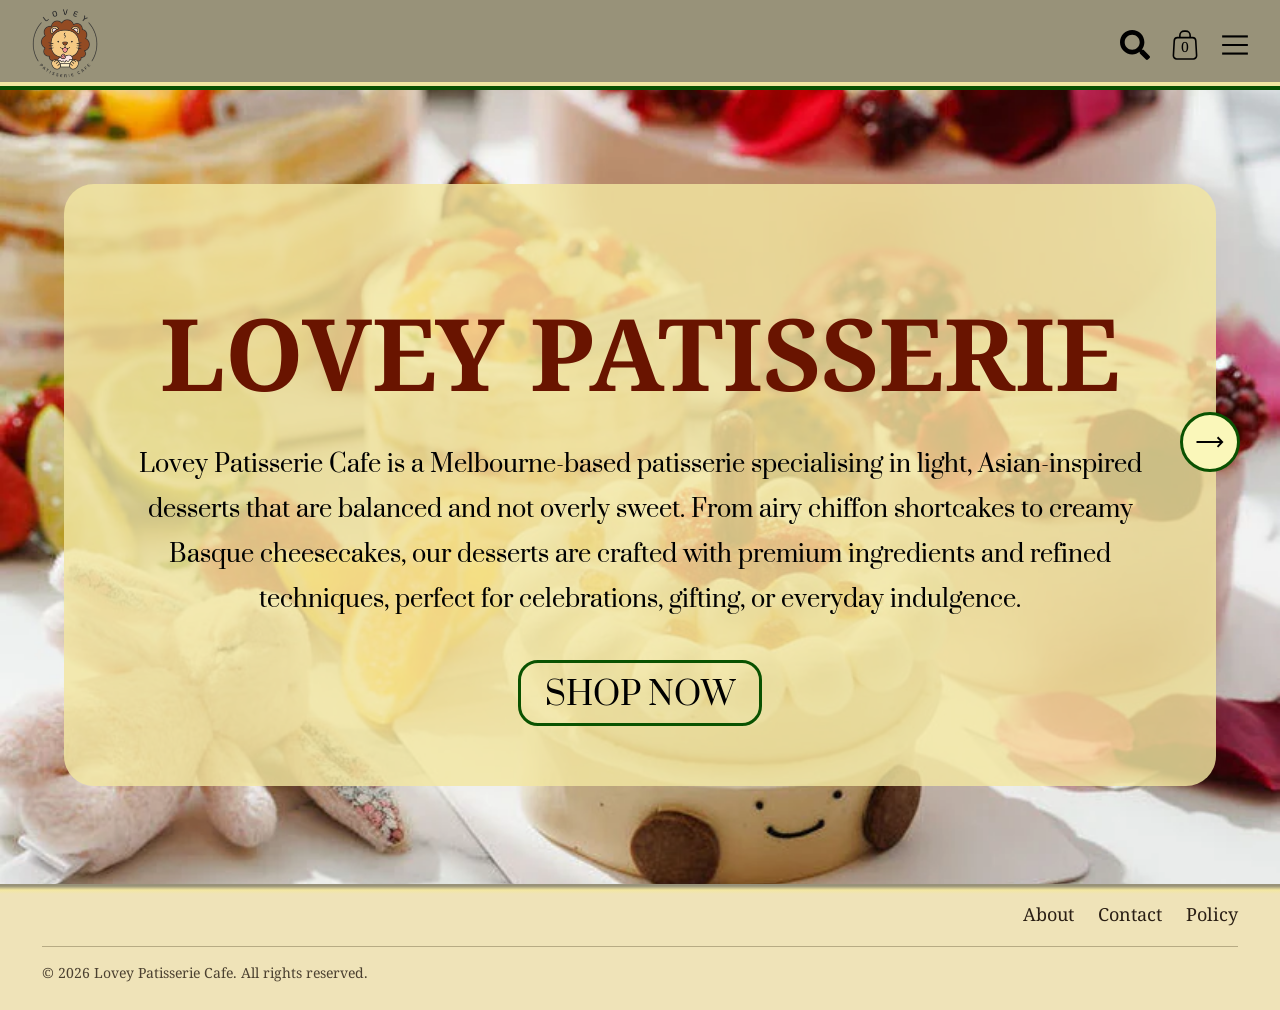
<file: index.html>
<!DOCTYPE html>
<html lang="en">
<head>
    <meta charset="UTF-8">
    <meta name="viewport" content="width=device-width, initial-scale=1.0">  
    <title>My-First-Website</title>
    <link rel="stylesheet" href="style.css">
    <link href="https://fonts.googleapis.com/css2?family=Noto+Serif&family=Suranna&display=swap" rel="stylesheet">
    <script src="script.js" defer></script>
</head>
<body>
    <header class="navbar">
        <nav class="logo">
          <a href="index.html" aria-label="Go to homepage">
            <img src="img/Lovey_Logo_Colour_RGB_2_2.avif" alt="logo">
          </a>
        </nav>
      
        <nav class="icons">
          <button id="search-icon" class="search-btn" type="button" aria-label="Open search">
            <img src="icon/symbol--search.svg" alt="Search">
          </button>
        
          <div id="search-panel" class="search-panel" aria-hidden="true">
            <div class="search-top">
                <input id="search-input" type="text" placeholder="Search" class="search-input" aria-label="Search">

                <button id="search-submit" class="panel-icon-btn" type="button" aria-label="Search products">
                    <img src="icon/symbol--search.svg" alt="">
                </button>

                <button id="close-search" class="close-btn panel-icon-btn" type="button" aria-label="Close search">
                    <img src="icon/icon--close.svg" alt="">
                </button>
            </div>

            <div id="search-results" class="search-results" hidden>
                <div class="search-results__section">
                    <h2>Suggestions</h2>
                    <div id="suggestions-list" class="suggestions-list"></div>
                </div>

                <div class="search-results__section">
                    <h2>Products</h2>

                    <article class="product-card">
                        <a class="product-card__image-link" href="product-pandan.html" aria-label="View Coconut Pandan Basque Cheesecake product page">
                            <img src="img/pandan cc.webp" alt="Coconut Pandan Basque Cheesecake">
                        </a>
                        <div class="product-card__content">
                            <h3>Coconut Pandan Basque Cheesecake</h3>
                            <p>$14.90 AUD - $119.90 AUD</p>
                            <button type="button">Add to cart</button>
                        </div>
                    </article>

                    <article class="product-card">
                        <a class="product-card__image-link" href="product-matcha.html" aria-label="View Premium Matcha Raspberry Basque Cheesecake product page">
                            <img src="img/straw matcha cc.webp" alt="Premium Matcha Raspberry Basque Cheesecake">
                        </a>
                        <div class="product-card__content">
                            <h3>Premium Matcha Raspberry Basque Cheesecake</h3>
                            <p>$16.90 AUD - $149.90 AUD</p>
                            <button type="button">Add to cart</button>
                        </div>
                    </article>
                </div>
            </div>
          </div>
          <button class="cart-btn" type="button" aria-label="Open cart">
              <img src="icon/symbol--cart.svg" alt="Cart">
              <span class="cart-count" aria-hidden="true">0</span>
          </button>
      
          <button type="button" aria-label="Open menu">
              <img src="icon/symbol--burger.svg" alt="Menu">
          </button>
      </nav>
    </header>
    <div class="homepage">
        <nav class="overlay-box">
          <h1>LOVEY PATISSERIE</h1>
          <p>
            Lovey Patisserie Cafe is a Melbourne-based patisserie specialising in light, Asian-inspired desserts that are balanced and not overly sweet. From airy chiffon shortcakes to creamy Basque cheesecakes, our desserts are crafted with premium ingredients and refined techniques, perfect for celebrations, gifting, or everyday indulgence.
          </p>
          <a class="overlay-box__shop-btn" href="results.html">SHOP NOW</a>
        </nav>

        <a class="next-page-btn" href="intro.html" aria-label="Go to intro page">
          <img src="icon/symbol--arrow-right.svg" alt="">
        </a>
    </div>

    <footer class="site-footer">
        <div class="site-footer__inner">
            <nav class="site-footer__nav" aria-label="Footer navigation">
                <a href="about.html">About</a>
                <a href="contact.html">Contact</a>
                <a href="policy.html">Policy</a>
            </nav>

            <p class="site-footer__copy">&copy; 2026 Lovey Patisserie Cafe. All rights reserved.</p>
        </div>
    </footer>
</body>
</html>
</file>
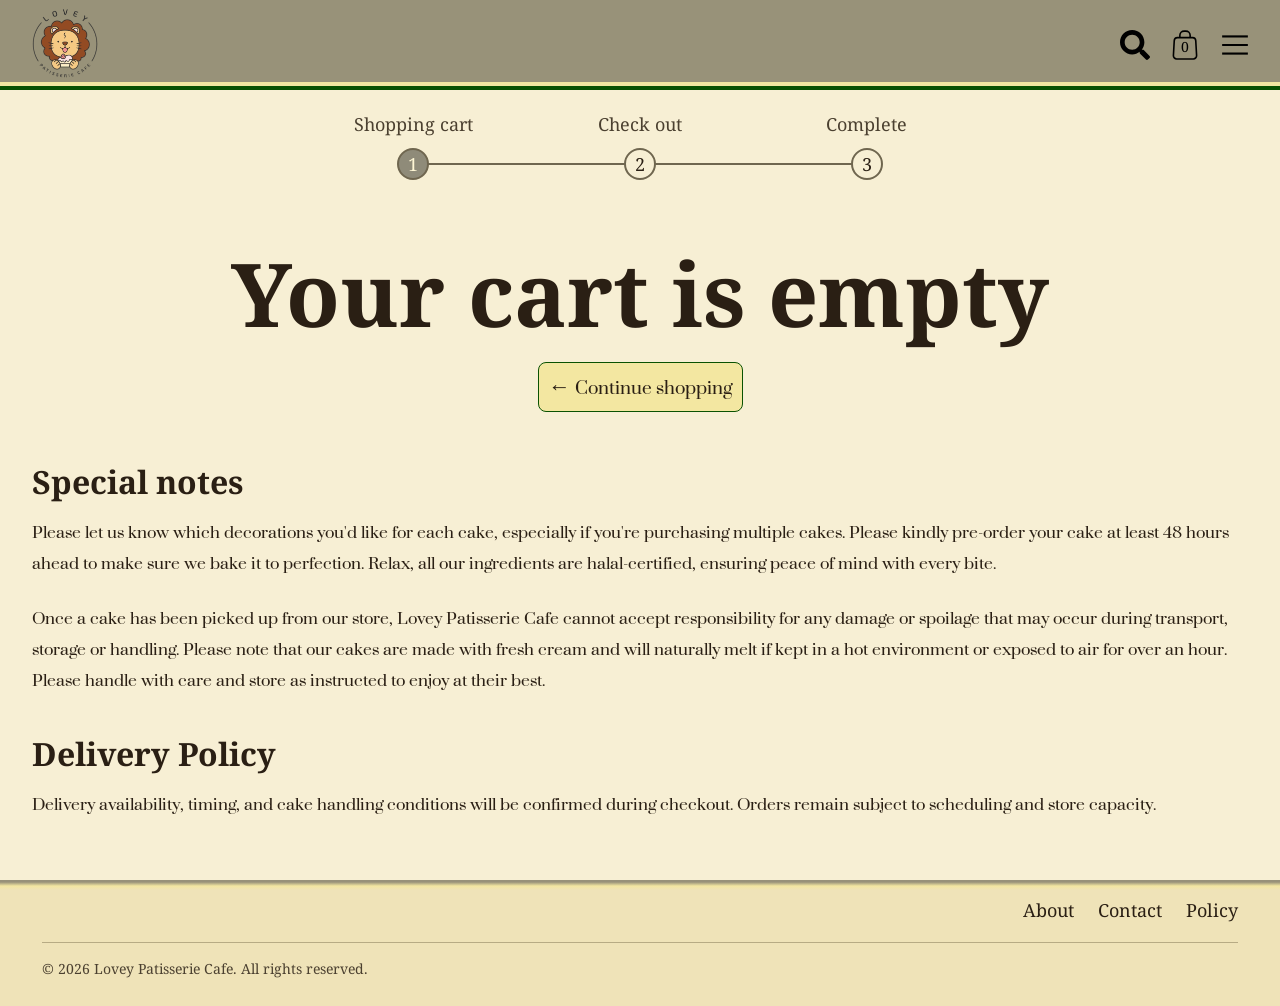
<file: checkout.html>
<!DOCTYPE html>
<html lang="en">
<head>
    <meta charset="UTF-8">
    <meta name="viewport" content="width=device-width, initial-scale=1.0">  
    <title>Checkout</title>
    <link rel="stylesheet" href="style.css">
    <link href="https://fonts.googleapis.com/css2?family=Noto+Serif&family=Suranna&display=swap" rel="stylesheet">
    <script src="script.js" defer></script>
</head>
<body class="inner-page">
    <header class="navbar">
        <nav class="logo">
            <a href="index.html" aria-label="Go to homepage">
              <img src="img/Lovey_Logo_Colour_RGB_2_2.avif" alt="logo">
            </a>
        </nav>
      
        <nav class="icons">
          <button id="search-icon" class="search-btn" type="button" aria-label="Open search">
            <img src="icon/symbol--search.svg" alt="Search">
          </button>
        
          <div id="search-panel" class="search-panel" aria-hidden="true">
            <div class="search-top">
                <input id="search-input" type="text" placeholder="Search" class="search-input" aria-label="Search">

                <button id="search-submit" class="panel-icon-btn" type="button" aria-label="Search products">
                    <img src="icon/symbol--search.svg" alt="">
                </button>

                <button id="close-search" class="close-btn panel-icon-btn" type="button" aria-label="Close search">
                    <img src="icon/icon--close.svg" alt="">
                </button>
            </div>

            <div id="search-results" class="search-results" hidden>
                <div class="search-results__section">
                    <h2>Suggestions</h2>
                    <div id="suggestions-list" class="suggestions-list"></div>
                </div>

                <div class="search-results__section">
                    <h2>Products</h2>

                    <article class="product-card">
                        <a class="product-card__image-link" href="product-pandan.html" aria-label="View Coconut Pandan Basque Cheesecake product page">
                            <img src="img/pandan cc.webp" alt="Coconut Pandan Basque Cheesecake">
                        </a>
                        <div class="product-card__content">
                            <h3>Coconut Pandan Basque Cheesecake</h3>
                            <p>$14.90 AUD - $119.90 AUD</p>
                            <button type="button">Add to cart</button>
                        </div>
                    </article>

                    <article class="product-card">
                        <a class="product-card__image-link" href="product-matcha.html" aria-label="View Premium Matcha Raspberry Basque Cheesecake product page">
                            <img src="img/straw matcha cc.webp" alt="Premium Matcha Raspberry Basque Cheesecake">
                        </a>
                        <div class="product-card__content">
                            <h3>Premium Matcha Raspberry Basque Cheesecake</h3>
                            <p>$16.90 AUD - $149.90 AUD</p>
                            <button type="button">Add to cart</button>
                        </div>
                    </article>
                </div>
            </div>
          </div>
          <button class="cart-btn" type="button" aria-label="Open cart">
              <img src="icon/symbol--cart.svg" alt="Cart">
              <span class="cart-count" aria-hidden="true">0</span>
          </button>
      
          <button type="button" aria-label="Open menu">
              <img src="icon/symbol--burger.svg" alt="Menu">
          </button>
      </nav>
    </header>
    <main class="inner-page__content checkout-page" data-checkout-page>
        <section class="checkout-page__main">
            <form class="checkout-page__form" action="complete.html" method="get">
                <nav class="cart-steps" aria-label="Checkout progress">
                    <ol class="cart-steps__labels">
                        <li>
                            <a href="shoppingcart.html">Shopping cart</a>
                        </li>
                        <li aria-current="step">
                            <a href="checkout.html">Check out</a>
                        </li>
                        <li>
                            <span>Complete</span>
                        </li>
                    </ol>

                    <div class="cart-steps__track" aria-hidden="true">
                        <span class="cart-steps__line"></span>
                        <span class="cart-steps__circle">1</span>
                        <span class="cart-steps__circle is-active">2</span>
                        <span class="cart-steps__circle">3</span>
                    </div>
                </nav>

                <div class="checkout-summary-drawer">
                    <button class="checkout-summary-toggle" type="button" data-checkout-summary-toggle aria-expanded="false" aria-controls="checkout-summary-panel">
                        <span class="checkout-summary-toggle__label">Order Summary</span>
                        <span class="checkout-summary-toggle__icon" aria-hidden="true"></span>
                        <strong class="checkout-summary-toggle__total" data-checkout-toggle-total>$0.00 AUD</strong>
                    </button>

                    <aside class="checkout-page__summary" id="checkout-summary-panel" data-checkout-summary-panel aria-labelledby="checkout-summary-title">
                        <h2 id="checkout-summary-title" class="checkout-page__summary-title">Order summary</h2>

                        <div class="checkout-summary__items" data-checkout-items></div>

                        <div class="checkout-summary__discount">
                            <label for="checkout-discount">Discount code</label>
                            <div class="checkout-summary__discount-controls">
                                <input id="checkout-discount" name="discount-code" type="text" placeholder="Discount code">
                                <button type="button">Apply</button>
                            </div>
                        </div>

                        <div class="checkout-summary__totals">
                            <div class="checkout-summary__row">
                                <span>Subtotal</span>
                                <strong data-checkout-subtotal>$0.00 AUD</strong>
                            </div>
                            <div class="checkout-summary__row">
                                <span>Shipping</span>
                                <span>Enter shipping address</span>
                            </div>
                            <div class="checkout-summary__row checkout-summary__row--total">
                                <span>Total</span>
                                <strong data-checkout-total>$0.00 AUD</strong>
                            </div>
                        </div>
                    </aside>
                </div>

                <div class="checkout-page__form-body">
                <section class="checkout-card checkout-card--express" aria-labelledby="checkout-express-title">
                    <h1 id="checkout-express-title">Express checkout</h1>
                    <div class="checkout-express">
                        <button class="checkout-express__button checkout-express__button--shop-pay" type="button" aria-label="Shop Pay">
                            <img src="icon/shop-logo.svg" alt="">
                        </button>
                        <button class="checkout-express__button checkout-express__button--paypal" type="button" aria-label="PayPal">
                            <img src="icon/paypal-logo.svg" alt="">
                        </button>
                        <button class="checkout-express__button checkout-express__button--google-pay" type="button" aria-label="Google Pay">
                            <img src="icon/gpay.svg" alt="">
                        </button>
                    </div>
                    <div class="checkout-express__divider" aria-hidden="true">
                        <span></span>
                        <strong>OR</strong>
                        <span></span>
                    </div>
                </section>

                <section class="checkout-card" aria-labelledby="checkout-contact-title">
                    <div class="checkout-card__header">
                        <h2 id="checkout-contact-title">Contact</h2>
                    </div>

                    <div class="checkout-field">
                        <div class="checkout-field__label-row">
                            <label for="checkout-email">Email</label>
                            <a class="checkout-card__action" href="#" aria-label="Sign in to your account">Sign in</a>
                        </div>
                        <input id="checkout-email" name="email" type="email" placeholder="Email" autocomplete="email">
                    </div>

                    <label class="checkout-checkbox">
                        <input type="checkbox" name="email-updates">
                        <span>Email me with news and offers</span>
                    </label>
                </section>

                <section class="checkout-card checkout-card--delivery" aria-labelledby="checkout-delivery-title">
                    <h2 id="checkout-delivery-title">Delivery</h2>

                    <fieldset class="checkout-method-toggle" aria-labelledby="checkout-delivery-title">
                        <label class="checkout-method-toggle__option">
                            <input type="radio" name="delivery-method" value="ship" checked>
                            <span>
                                <img src="icon/ld-truck-solid.svg" alt="">
                                Ship
                            </span>
                        </label>
                        <label class="checkout-method-toggle__option">
                            <input type="radio" name="delivery-method" value="pickup">
                            <span>
                                <img src="icon/ld-store-alt-solid.svg" alt="">
                                Pickup
                            </span>
                        </label>
                    </fieldset>

                    <div class="checkout-field">
                        <label for="checkout-country">Country/Region</label>
                        <select id="checkout-country" name="country" autocomplete="country-name">
                            <option value="Australia">Australia</option>
                        </select>
                    </div>

                    <div class="checkout-field-group">
                        <div class="checkout-field">
                            <label for="checkout-first-name">First name</label>
                            <input id="checkout-first-name" name="first-name" type="text" placeholder="First name" autocomplete="given-name">
                        </div>
                        <div class="checkout-field">
                            <label for="checkout-last-name">Last name</label>
                            <input id="checkout-last-name" name="last-name" type="text" placeholder="Last name" autocomplete="family-name">
                        </div>
                    </div>

                    <div class="checkout-field">
                        <label for="checkout-address">Address</label>
                        <input id="checkout-address" name="address" type="text" placeholder="Street address" autocomplete="address-line1">
                    </div>

                    <div class="checkout-field">
                        <label for="checkout-apartment">Apartment, suite, etc. (optional)</label>
                        <input id="checkout-apartment" name="apartment" type="text" placeholder="Apartment, suite, etc." autocomplete="address-line2">
                    </div>

                    <div class="checkout-field-group checkout-field-group--address-meta">
                        <div class="checkout-field">
                            <label for="checkout-suburb">Suburb</label>
                            <input id="checkout-suburb" name="suburb" type="text" placeholder="Suburb" autocomplete="address-level2">
                        </div>
                        <div class="checkout-field">
                            <label for="checkout-state">State</label>
                            <select id="checkout-state" name="state" autocomplete="address-level1">
                                <option value="">State</option>
                                <option value="NSW">NSW</option>
                                <option value="QLD">QLD</option>
                                <option value="SA">SA</option>
                                <option value="TAS">TAS</option>
                                <option value="VIC">VIC</option>
                                <option value="WA">WA</option>
                            </select>
                        </div>
                        <div class="checkout-field">
                            <label for="checkout-postcode">Postcode</label>
                            <input id="checkout-postcode" name="postcode" type="text" inputmode="numeric" placeholder="Postcode" autocomplete="postal-code">
                        </div>
                    </div>

                    <div class="checkout-field">
                        <label for="checkout-phone">Phone number</label>
                        <input id="checkout-phone" name="phone" type="tel" placeholder="Phone number" autocomplete="tel">
                    </div>
                </section>

                <section class="checkout-card" aria-labelledby="checkout-pickup-title">
                    <h2 id="checkout-pickup-title">Pickup method</h2>
                    <div class="checkout-option">
                        <div class="checkout-selection" aria-label="Selected pickup method">
                            <span class="checkout-selection__indicator" aria-hidden="true"></span>
                            <span>Pick up in store</span>
                        </div>
                        <p>Please bring your confirmation email when collecting your order.</p>
                    </div>
                </section>

                <section class="checkout-card checkout-card--payment" aria-labelledby="checkout-payment-title">
                    <h2 id="checkout-payment-title">Payment</h2>
                    <p>All transactions are secure and encrypted.</p>

                    <div class="checkout-option checkout-option--payment">
                        <div class="checkout-selection" aria-label="Selected payment method">
                            <span class="checkout-selection__indicator" aria-hidden="true"></span>
                            <span>Credit card</span>
                        </div>

                        <div class="checkout-field">
                            <label for="checkout-card-number">Card number</label>
                            <input id="checkout-card-number" name="card-number" type="text" inputmode="numeric" placeholder="Card number" autocomplete="cc-number">
                        </div>

                        <div class="checkout-field-group checkout-field-group--payment-details">
                            <div class="checkout-field">
                                <label for="checkout-card-name">Name on card</label>
                                <input id="checkout-card-name" name="card-name" type="text" placeholder="Name on card" autocomplete="cc-name">
                            </div>
                            <div class="checkout-field">
                                <label for="checkout-card-expiry">Expiry date</label>
                                <input id="checkout-card-expiry" name="card-expiry" type="text" placeholder="MM / YY" autocomplete="cc-exp">
                            </div>
                            <div class="checkout-field">
                                <label for="checkout-card-code">Security code</label>
                                <input id="checkout-card-code" name="card-code" type="text" inputmode="numeric" placeholder="CVV" autocomplete="cc-csc">
                            </div>
                        </div>
                    </div>
                </section>

                <button class="checkout-page__pay" type="submit">Pay now</button>
                </div>
                </div>
            </form>
        </section>
    </main>

    <footer class="site-footer">
        <div class="site-footer__inner">
            <nav class="site-footer__nav" aria-label="Footer navigation">
                <a href="about.html">About</a>
                <a href="contact.html">Contact</a>
                <a href="policy.html">Policy</a>
            </nav>

            <p class="site-footer__copy">&copy; 2026 Lovey Patisserie Cafe. All rights reserved.</p>
        </div>
    </footer>
    
    <template id="checkout-item-template">
        <article class="checkout-summary__item" data-checkout-item>
            <div class="checkout-summary__media">
                <img class="checkout-summary__image" src="" alt="" data-checkout-item-image>
                <span class="checkout-summary__badge" data-checkout-item-quantity>1</span>
            </div>
            <div class="checkout-summary__details">
                <h3 data-checkout-item-name></h3>
                <p data-checkout-item-size></p>
            </div>
            <strong data-checkout-item-price></strong>
        </article>
    </template>
</body>
</html>
</file>
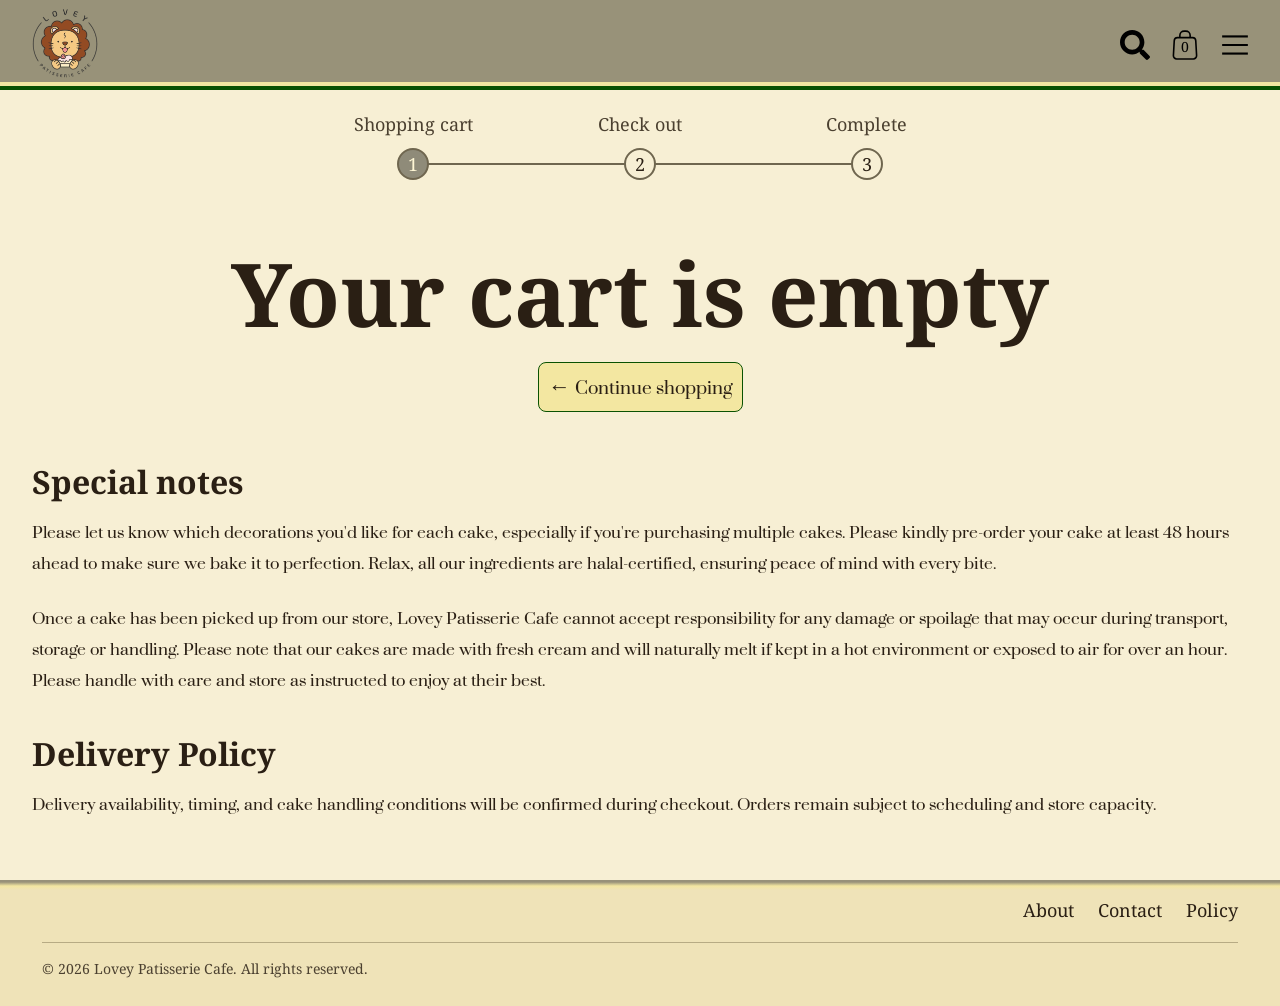
<file: complete.html>
<!DOCTYPE html>
<html lang="en">
<head>
    <meta charset="UTF-8">
    <meta name="viewport" content="width=device-width, initial-scale=1.0">
    <title>Order Complete</title>
    <link rel="stylesheet" href="style.css">
    <link href="https://fonts.googleapis.com/css2?family=Noto+Serif&family=Suranna&display=swap" rel="stylesheet">
    <script src="script.js" defer></script>
</head>
<body class="inner-page">
    <header class="navbar">
        <nav class="logo">
            <a href="index.html" aria-label="Go to homepage">
                <img src="img/Lovey_Logo_Colour_RGB_2_2.avif" alt="logo">
            </a>
        </nav>

        <nav class="icons">
            <button id="search-icon" class="search-btn" type="button" aria-label="Open search">
                <img src="icon/symbol--search.svg" alt="Search">
            </button>

            <div id="search-panel" class="search-panel" aria-hidden="true">
                <div class="search-top">
                    <input id="search-input" type="text" placeholder="Search" class="search-input" aria-label="Search">

                    <button id="search-submit" class="panel-icon-btn" type="button" aria-label="Search products">
                        <img src="icon/symbol--search.svg" alt="">
                    </button>

                    <button id="close-search" class="close-btn panel-icon-btn" type="button" aria-label="Close search">
                        <img src="icon/icon--close.svg" alt="">
                    </button>
                </div>

                <div id="search-results" class="search-results" hidden>
                    <div class="search-results__section">
                        <h2>Suggestions</h2>
                        <div id="suggestions-list" class="suggestions-list"></div>
                    </div>

                    <div class="search-results__section">
                        <h2>Products</h2>

                        <article class="product-card">
                            <a class="product-card__image-link" href="product-pandan.html" aria-label="View Coconut Pandan Basque Cheesecake product page">
                                <img src="img/pandan cc.webp" alt="Coconut Pandan Basque Cheesecake">
                            </a>
                            <div class="product-card__content">
                                <h3>Coconut Pandan Basque Cheesecake</h3>
                                <p>$14.90 AUD - $119.90 AUD</p>
                                <button type="button">Add to cart</button>
                            </div>
                        </article>

                        <article class="product-card">
                            <a class="product-card__image-link" href="product-matcha.html" aria-label="View Premium Matcha Raspberry Basque Cheesecake product page">
                                <img src="img/straw matcha cc.webp" alt="Premium Matcha Raspberry Basque Cheesecake">
                            </a>
                            <div class="product-card__content">
                                <h3>Premium Matcha Raspberry Basque Cheesecake</h3>
                                <p>$16.90 AUD - $149.90 AUD</p>
                                <button type="button">Add to cart</button>
                            </div>
                        </article>
                    </div>
                </div>
            </div>

            <button class="cart-btn" type="button" aria-label="Open cart">
                <img src="icon/symbol--cart.svg" alt="Cart">
                <span class="cart-count" aria-hidden="true">0</span>
            </button>

            <button type="button" aria-label="Open menu">
                <img src="icon/symbol--burger.svg" alt="Menu">
            </button>
        </nav>
    </header>

    <main class="inner-page__content complete-page" data-complete-page>
        <nav class="cart-steps" aria-label="Checkout progress">
            <ol class="cart-steps__labels">
                <li>
                    <a href="shoppingcart.html">Shopping cart</a>
                </li>
                <li>
                    <a href="checkout.html">Check out</a>
                </li>
                <li aria-current="step">
                    <a href="complete.html">Complete</a>
                </li>
            </ol>

            <div class="cart-steps__track" aria-hidden="true">
                <span class="cart-steps__line"></span>
                <span class="cart-steps__circle">1</span>
                <span class="cart-steps__circle">2</span>
                <span class="cart-steps__circle is-active">3</span>
            </div>
        </nav>

        <section class="complete-page__main">
            <section class="complete-page__hero" aria-labelledby="complete-title">
                <span class="complete-page__icon" aria-hidden="true">
                    <svg viewBox="0 0 12 9" xmlns="http://www.w3.org/2000/svg">
                        <path fill="currentColor" fill-rule="evenodd" clip-rule="evenodd" d="M11.35.643a.5.5 0 01.006.707l-6.77 6.886a.5.5 0 01-.719-.006L.638 4.845a.5.5 0 11.724-.69l2.872 3.011 6.41-6.517a.5.5 0 01.707-.006h-.001z"/>
                    </svg>
                </span>
                <h1 id="complete-title">Payment Successful</h1>
                <p class="complete-page__message">
                    Your order has been confirmed and is being prepared by our pastry chefs.
                    We’ll notify you once it’s ready for pickup.
                </p>

                <section class="complete-status" id="order-status-panel" aria-label="Order status">
                    <div class="complete-status__meta">
                        <div class="complete-status__meta-block">
                            <p>Order ID</p>
                            <strong>#LP-99283-X</strong>
                        </div>
                        <div class="complete-status__meta-block complete-status__meta-block--time">
                            <p>Estimated Prep Time</p>
                            <strong>25-30 Minutes</strong>
                        </div>
                    </div>

                    <div class="order-tracker" aria-label="Order progress">
                        <span class="order-tracker__line" aria-hidden="true"></span>
                        <span class="order-tracker__line order-tracker__line--progress" aria-hidden="true"></span>

                        <article class="order-tracker__step is-complete">
                            <span class="order-tracker__icon" aria-hidden="true">
                                <svg viewBox="0 0 12 9" xmlns="http://www.w3.org/2000/svg">
                                    <path fill="currentColor" fill-rule="evenodd" clip-rule="evenodd" d="M11.35.643a.5.5 0 01.006.707l-6.77 6.886a.5.5 0 01-.719-.006L.638 4.845a.5.5 0 11.724-.69l2.872 3.011 6.41-6.517a.5.5 0 01.707-.006h-.001z"/>
                                </svg>
                            </span>
                            <h2 class="order-tracker__label">Confirmed</h2>
                        </article>

                        <article class="order-tracker__step is-current">
                            <span class="order-tracker__icon" aria-hidden="true">
                                <svg viewBox="0 0 640 512" xmlns="http://www.w3.org/2000/svg">
                                    <path fill="currentColor" d="M320 384H128V224H64v256c0 17.7 14.3 32 32 32h256c17.7 0 32-14.3 32-32V224h-64v160zm314.6-241.8l-85.3-128c-6-8.9-16-14.2-26.7-14.2H117.4c-10.7 0-20.7 5.3-26.6 14.2l-85.3 128c-14.2 21.3 1 49.8 26.6 49.8H608c25.5 0 40.7-28.5 26.6-49.8zM512 496c0 8.8 7.2 16 16 16h32c8.8 0 16-7.2 16-16V224h-64v272z"/>
                                </svg>
                            </span>
                            <h2 class="order-tracker__label">Preparing</h2>
                        </article>

                        <article class="order-tracker__step">
                            <span class="order-tracker__icon" aria-hidden="true">
                                <svg viewBox="0 0 24 28" xmlns="http://www.w3.org/2000/svg">
                                    <path d="M7.20513 7.11364H4.96283C3.37199 7.11364 2.05776 8.35543 1.96765 9.94371L1.17984 23.8301C1.08221 25.551 2.45138 27 4.17502 27H19.825C21.5486 27 22.9178 25.551 22.8202 23.8301L22.0324 9.94371C21.9422 8.35542 20.628 7.11364 19.0372 7.11364H16.7949M7.20513 7.11364V5C7.20513 2.79086 8.99599 1 11.2051 1H12.7949C15.004 1 16.7949 2.79086 16.7949 5V7.11364M7.20513 7.11364H16.7949" fill="none" stroke="currentColor" stroke-width="1.5"/>
                                </svg>
                            </span>
                            <h2 class="order-tracker__label">Ready</h2>
                        </article>

                        <article class="order-tracker__step">
                            <span class="order-tracker__icon order-tracker__icon--double" aria-hidden="true">
                                <svg viewBox="0 0 12 9" xmlns="http://www.w3.org/2000/svg">
                                    <path fill="currentColor" fill-rule="evenodd" clip-rule="evenodd" d="M11.35.643a.5.5 0 01.006.707l-6.77 6.886a.5.5 0 01-.719-.006L.638 4.845a.5.5 0 11.724-.69l2.872 3.011 6.41-6.517a.5.5 0 01.707-.006h-.001z"/>
                                </svg>
                                <svg viewBox="0 0 12 9" xmlns="http://www.w3.org/2000/svg">
                                    <path fill="currentColor" fill-rule="evenodd" clip-rule="evenodd" d="M11.35.643a.5.5 0 01.006.707l-6.77 6.886a.5.5 0 01-.719-.006L.638 4.845a.5.5 0 11.724-.69l2.872 3.011 6.41-6.517a.5.5 0 01.707-.006h-.001z"/>
                                </svg>
                            </span>
                            <h2 class="order-tracker__label">Collected</h2>
                        </article>
                    </div>

                    <article class="order-status-mobile" aria-label="Preparing your order">
                        <div class="order-status-mobile__top">
                            <strong>STATUS: PREPARING</strong>
                            <span>EST. 20 MINS</span>
                        </div>

                        <div class="order-status-mobile__progress" aria-hidden="true">
                            <span></span>
                        </div>

                        <div class="order-status-mobile__body">
                            <span class="order-status-mobile__icon" aria-hidden="true">
                                <svg viewBox="0 0 640 512" xmlns="http://www.w3.org/2000/svg">
                                    <path fill="currentColor" d="M320 384H128V224H64v256c0 17.7 14.3 32 32 32h256c17.7 0 32-14.3 32-32V224h-64v160zm314.6-241.8l-85.3-128c-6-8.9-16-14.2-26.7-14.2H117.4c-10.7 0-20.7 5.3-26.6 14.2l-85.3 128c-14.2 21.3 1 49.8 26.6 49.8H608c25.5 0 40.7-28.5 26.6-49.8zM512 496c0 8.8 7.2 16 16 16h32c8.8 0 16-7.2 16-16V224h-64v272z"/>
                                </svg>
                            </span>

                            <div class="order-status-mobile__content">
                                <h2>Preparing your order</h2>
                                <p data-complete-mobile-message>
                                    Our pastry chefs are carefully packaging your treats.
                                </p>
                            </div>
                        </div>
                    </article>
                </section>
            </section>

            <aside class="complete-summary" aria-labelledby="complete-summary-title">
                <h2 id="complete-summary-title">Order Summary</h2>

                <div class="complete-summary__items" data-complete-items></div>

                <div class="complete-summary__totals">
                    <div class="complete-summary__row">
                        <span>Subtotal</span>
                        <strong data-complete-subtotal>$0.00 AUD</strong>
                    </div>
                    <div class="complete-summary__row">
                        <span>Store Pickup</span>
                        <strong>FREE</strong>
                    </div>
                    <div class="complete-summary__row complete-summary__row--total">
                        <span>Total</span>
                        <strong data-complete-total>$0.00 AUD</strong>
                    </div>
                </div>

                <a class="complete-summary__button" href="#order-status-panel">Track Order</a>
                <a class="complete-summary__button complete-summary__button--secondary" href="index.html">Back home</a>
            </aside>
        </section>
    </main>

    <footer class="site-footer">
        <div class="site-footer__inner">
            <nav class="site-footer__nav" aria-label="Footer navigation">
                <a href="about.html">About</a>
                <a href="contact.html">Contact</a>
                <a href="policy.html">Policy</a>
            </nav>

            <p class="site-footer__copy">&copy; 2026 Lovey Patisserie Cafe. All rights reserved.</p>
        </div>
    </footer>

    <template id="complete-item-template">
        <article class="complete-summary__item" data-complete-item>
            <div class="complete-summary__media">
                <img src="" alt="" data-complete-item-image>
                <span class="complete-summary__badge" data-complete-item-quantity>1</span>
            </div>

            <div class="complete-summary__details">
                <h3 data-complete-item-name></h3>
                <p data-complete-item-size></p>
                <strong data-complete-item-price></strong>
            </div>
        </article>
    </template>
</body>
</html>
</file>
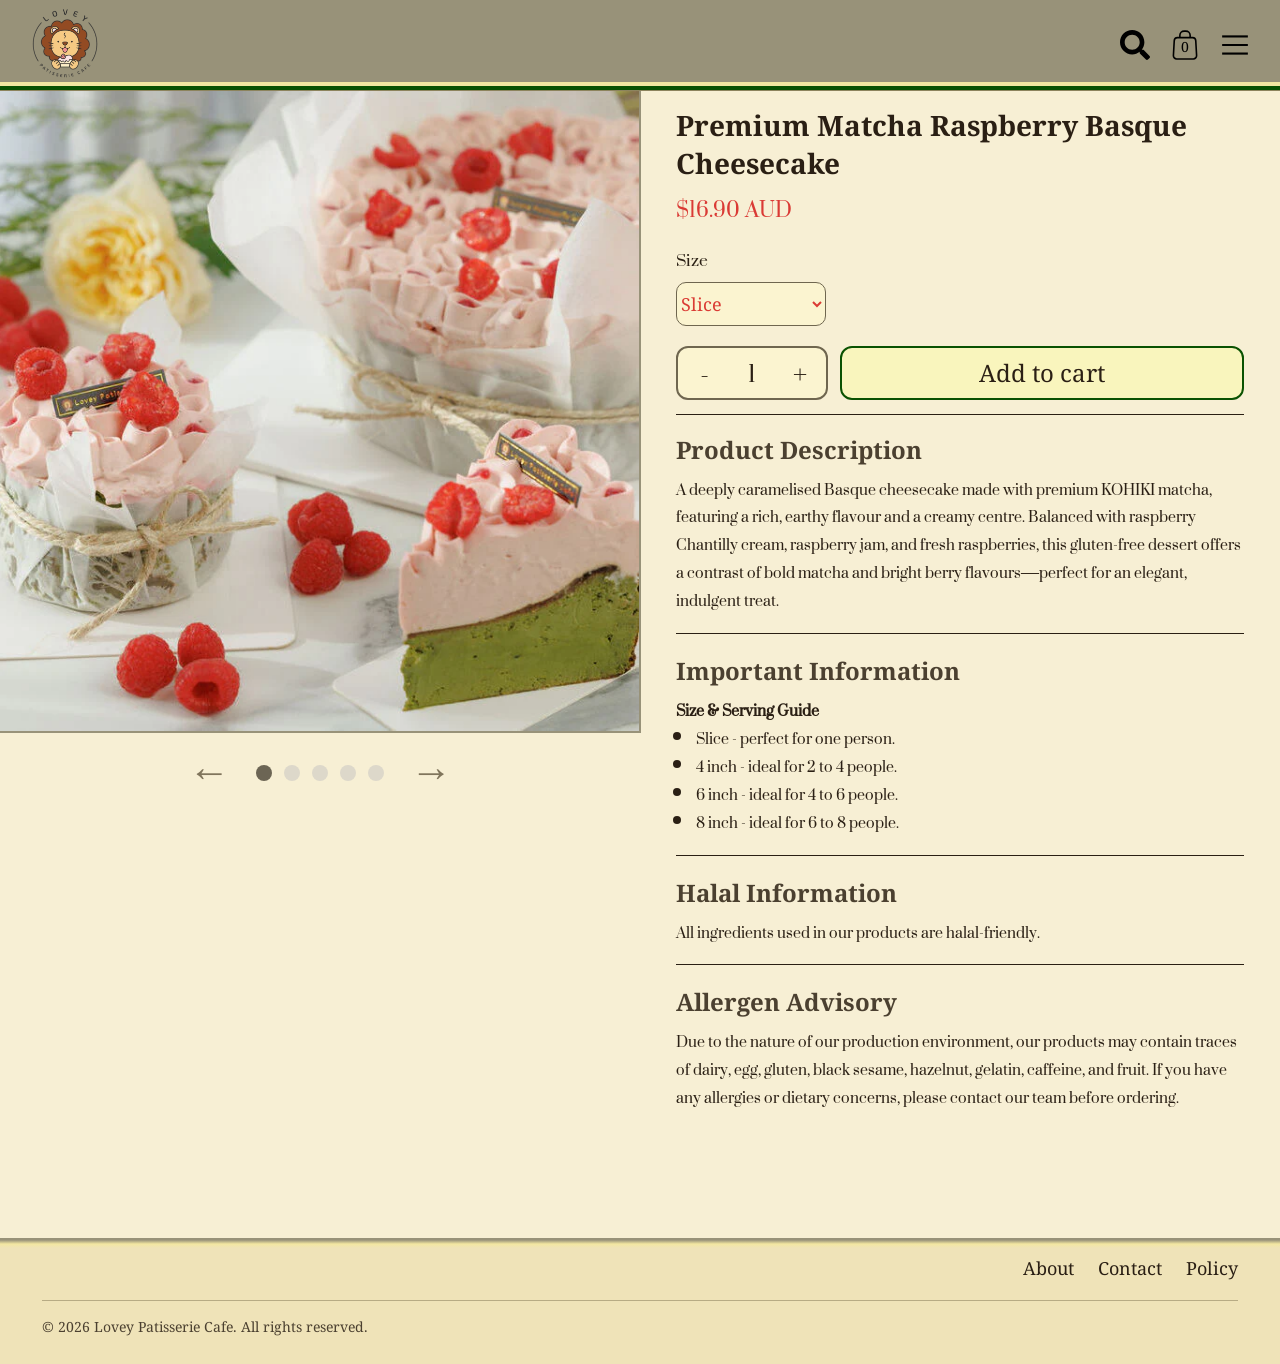
<file: product-matcha.html>
<!DOCTYPE html>
<html lang="en">
<head>
    <meta charset="UTF-8">
    <meta name="viewport" content="width=device-width, initial-scale=1.0">
    <title>Premium Matcha Raspberry Basque Cheesecake</title>
    <link rel="stylesheet" href="style.css">
    <link href="https://fonts.googleapis.com/css2?family=Noto+Serif&family=Suranna&display=swap" rel="stylesheet">
    <script src="script.js" defer></script>
</head>
<body class="inner-page">
    <header class="navbar">
        <nav class="logo">
            <a href="index.html" aria-label="Go to homepage">
                <img src="img/Lovey_Logo_Colour_RGB_2_2.avif" alt="logo">
            </a>
        </nav>

        <nav class="icons">
            <button id="search-icon" class="search-btn" type="button" aria-label="Open search">
                <img src="icon/symbol--search.svg" alt="Search">
            </button>

            <div id="search-panel" class="search-panel" aria-hidden="true">
                <div class="search-top">
                    <input id="search-input" type="text" placeholder="Search" class="search-input" aria-label="Search">

                    <button id="search-submit" class="panel-icon-btn" type="button" aria-label="Search products">
                        <img src="icon/symbol--search.svg" alt="">
                    </button>

                    <button id="close-search" class="close-btn panel-icon-btn" type="button" aria-label="Close search">
                        <img src="icon/icon--close.svg" alt="">
                    </button>
                </div>

                <div id="search-results" class="search-results" hidden>
                    <div class="search-results__section">
                        <h2>Suggestions</h2>
                        <div id="suggestions-list" class="suggestions-list"></div>
                    </div>

                    <div class="search-results__section">
                        <h2>Products</h2>

                        <article class="product-card">
                            <a class="product-card__image-link" href="product-pandan.html" aria-label="View Coconut Pandan Basque Cheesecake product page">
                                <img src="img/pandan cc.webp" alt="Coconut Pandan Basque Cheesecake">
                            </a>
                            <div class="product-card__content">
                                <h3>Coconut Pandan Basque Cheesecake</h3>
                                <p>$14.90 AUD - $119.90 AUD</p>
                                <button type="button">Add to cart</button>
                            </div>
                        </article>

                        <article class="product-card">
                            <a class="product-card__image-link" href="product-matcha.html" aria-label="View Premium Matcha Raspberry Basque Cheesecake product page">
                                <img src="img/straw matcha cc.webp" alt="Premium Matcha Raspberry Basque Cheesecake">
                            </a>
                            <div class="product-card__content">
                                <h3>Premium Matcha Raspberry Basque Cheesecake</h3>
                                <p>$16.90 AUD - $149.90 AUD</p>
                                <button type="button">Add to cart</button>
                            </div>
                        </article>
                    </div>
                </div>
            </div>

            <button type="button" aria-label="Open cart">
                <img src="icon/symbol--cart.svg" alt="Cart">
            </button>

            <button type="button" aria-label="Open menu">
                <img src="icon/symbol--burger.svg" alt="Menu">
            </button>
        </nav>
    </header>

    <main class="inner-page__content product-page" data-product-page>
        <section class="product-page__layout" aria-label="Product details">
            <div class="product-page__media">
                <div class="product-page__image-frame">
                    <img
                        class="product-page__image"
                        src="img/straw matcha cc.webp"
                        alt="Premium Matcha Raspberry Basque Cheesecake"
                    >
                </div>

                <div class="product-gallery-controls" aria-label="Product gallery controls">
                    <button class="product-gallery-controls__arrow" type="button" data-gallery-arrow="prev" aria-label="Previous product image">
                        &larr;
                    </button>

                    <div class="product-gallery-controls__dots" role="tablist" aria-label="Product image positions">
                        <button class="product-gallery-controls__dot is-active" type="button" data-gallery-dot="0" aria-label="Image position 1"></button>
                        <button class="product-gallery-controls__dot" type="button" data-gallery-dot="1" aria-label="Image position 2"></button>
                        <button class="product-gallery-controls__dot" type="button" data-gallery-dot="2" aria-label="Image position 3"></button>
                        <button class="product-gallery-controls__dot" type="button" data-gallery-dot="3" aria-label="Image position 4"></button>
                        <button class="product-gallery-controls__dot" type="button" data-gallery-dot="4" aria-label="Image position 5"></button>
                    </div>

                    <button class="product-gallery-controls__arrow" type="button" data-gallery-arrow="next" aria-label="Next product image">
                        &rarr;
                    </button>
                </div>
            </div>

            <div class="product-page__details">
                <div class="product-page__summary">
                    <h1 class="product-page__title" data-popup-name>Premium Matcha Raspberry Basque Cheesecake</h1>
                    <p class="product-page__price">$16.90 AUD</p>
                </div>

                <label class="product-page__label" for="product-size">Size</label>
                <select id="product-size" class="product-page__select" data-size-select>
                    <option value="Slice">Slice</option>
                    <option value="4 inch">4 inch</option>
                    <option value="6 inch">6 inch</option>
                    <option value="8 inch">8 inch</option>
                </select>

                <div class="product-page__purchase-row">
                    <div class="quantity-picker" aria-label="Quantity selector">
                        <button class="quantity-picker__button" type="button" data-quantity-action="decrease" aria-label="Decrease quantity">-</button>
                        <span class="quantity-picker__value" data-quantity-value>1</span>
                        <button class="quantity-picker__button" type="button" data-quantity-action="increase" aria-label="Increase quantity">+</button>
                    </div>

                    <button
                        class="product-page__add-to-cart"
                        type="button"
                        data-add-to-cart
                        data-product-id="premium-matcha-raspberry-basque-cheesecake"
                        data-product-name="Premium Matcha Raspberry Basque Cheesecake"
                        data-product-image="img/straw matcha cc.webp"
                        data-product-price="16.9"
                    >
                        Add to cart
                    </button>
                </div>

                <section class="product-page__section">
                    <h2>Product Description</h2>
                    <p>
                        A deeply caramelised Basque cheesecake made with premium KOHIKI matcha, featuring a rich, earthy flavour and a creamy centre.
                        Balanced with raspberry Chantilly cream, raspberry jam, and fresh raspberries, this gluten-free dessert offers a contrast of bold matcha and bright berry flavours—perfect for an elegant, indulgent treat.
                    </p>
                </section>

                <section class="product-page__section">
                    <h2>Important Information</h2>
                    <p><strong>Size &amp; Serving Guide</strong></p>
                    <ul class="product-page__info-list">
                        <li>Slice - perfect for one person.</li>
                        <li>4 inch - ideal for 2 to 4 people.</li>
                        <li>6 inch - ideal for 4 to 6 people.</li>
                        <li>8 inch - ideal for 6 to 8 people.</li>
                    </ul>
                </section>

                <section class="product-page__section">
                    <h2>Halal Information</h2>
                    <p>
                        All ingredients used in our products are halal-friendly.
                    </p>
                </section>

                <section class="product-page__section2">
                    <h2>Allergen Advisory</h2>
                    <p>
                        Due to the nature of our production environment, our products may contain traces of dairy, egg, gluten, black sesame, hazelnut, gelatin, caffeine, and fruit. If you have any allergies or dietary concerns, please contact our team before ordering.
                    </p>
                </section>
            </div>
        </section>

        <aside class="cart-popup" data-cart-popup hidden aria-live="polite">
            <button class="cart-popup__close" type="button" data-popup-close aria-label="Close add to cart popup">&times;</button>
            <p class="cart-popup__status">&#10003; Item added to your cart</p>

            <div class="cart-popup__body">
                <img class="cart-popup__image" src="img/straw matcha cc.webp" alt="Selected product" data-popup-image>

                <div class="cart-popup__content">
                    <h2 class="cart-popup__title" data-popup-title>Premium Matcha Raspberry Basque Cheesecake</h2>
                    <p class="cart-popup__meta">Size: <span data-popup-size>Slice</span></p>
                </div>
            </div>

            <a class="cart-popup__primary" href="shoppingcart.html">View my cart</a>
            <button class="cart-popup__secondary" type="button" data-popup-close>Continue shopping</button>
        </aside>
    </main>

    <footer class="site-footer">
        <div class="site-footer__inner">
            <nav class="site-footer__nav" aria-label="Footer navigation">
                <a href="about.html">About</a>
                <a href="contact.html">Contact</a>
                <a href="policy.html">Policy</a>
            </nav>

            <p class="site-footer__copy">&copy; 2026 Lovey Patisserie Cafe. All rights reserved.</p>
        </div>
    </footer>
</body>
</html>
</file>
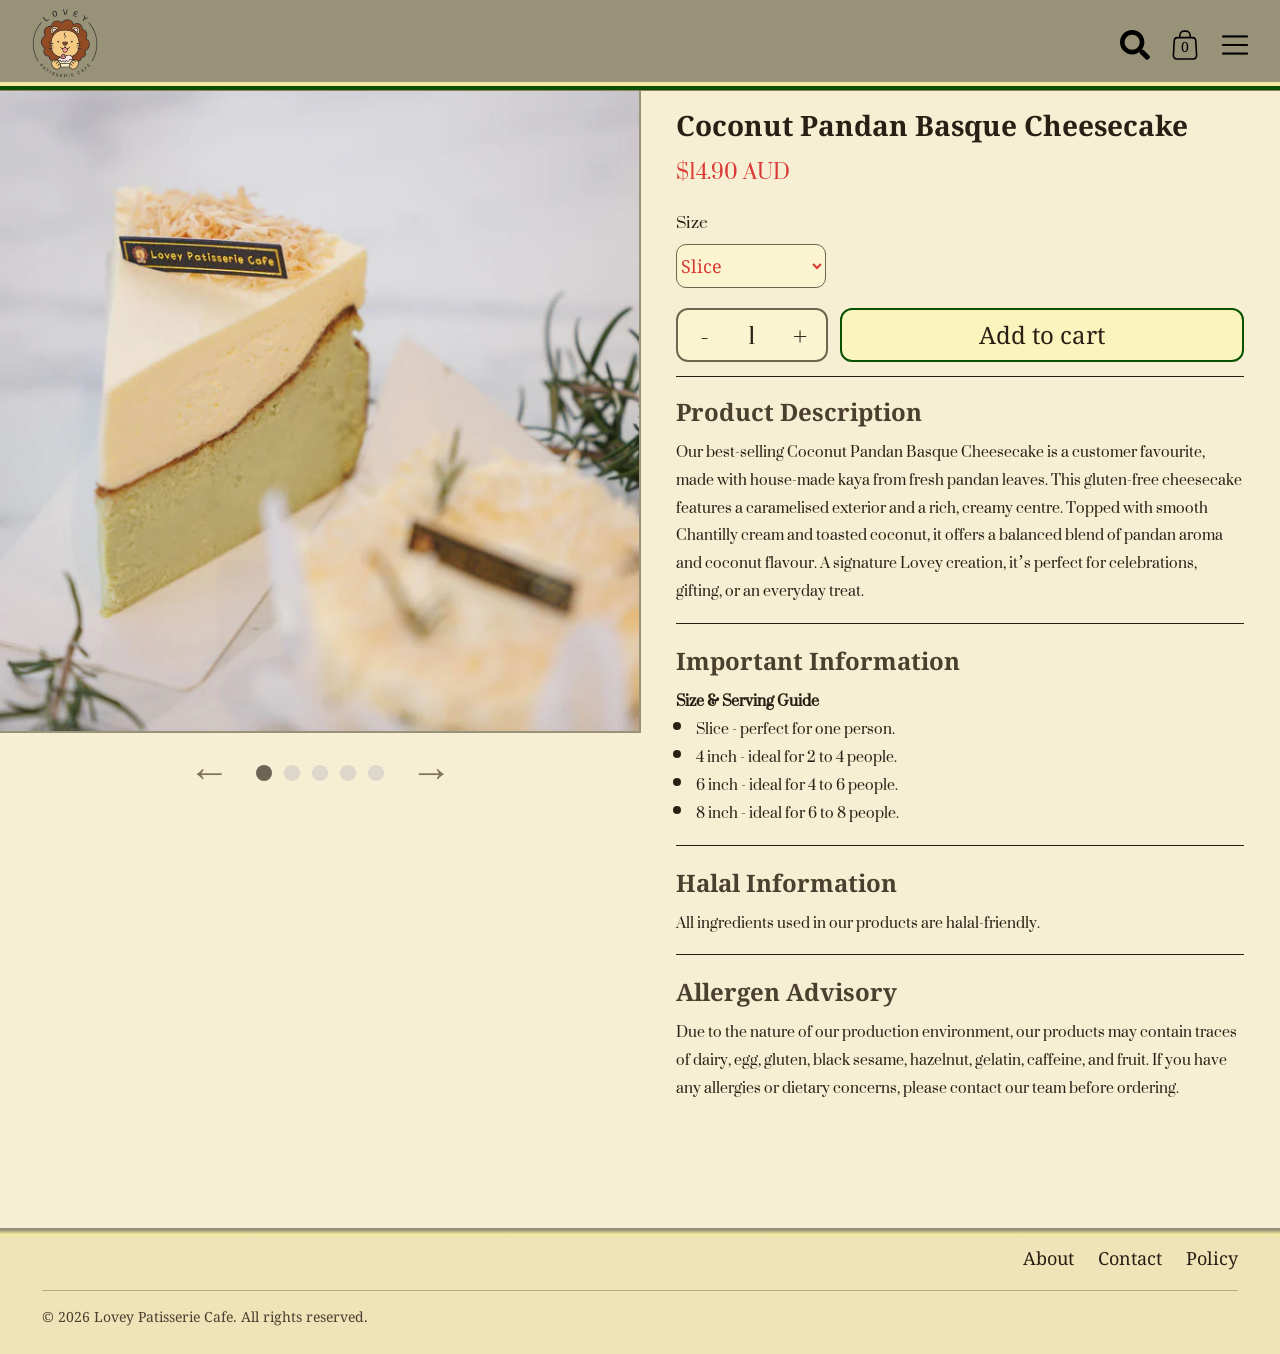
<file: product-pandan.html>
<!DOCTYPE html>
<html lang="en">
<head>
    <meta charset="UTF-8">
    <meta name="viewport" content="width=device-width, initial-scale=1.0">
    <title>Coconut Pandan Basque Cheesecake</title>
    <link rel="stylesheet" href="style.css">
    <link href="https://fonts.googleapis.com/css2?family=Noto+Serif&family=Suranna&display=swap" rel="stylesheet">
    <script src="script.js" defer></script>
</head>
<body class="inner-page">
    <header class="navbar">
        <nav class="logo">
            <a href="index.html" aria-label="Go to homepage">
                <img src="img/Lovey_Logo_Colour_RGB_2_2.avif" alt="logo">
            </a>
        </nav>

        <nav class="icons">
            <button id="search-icon" class="search-btn" type="button" aria-label="Open search">
                <img src="icon/symbol--search.svg" alt="Search">
            </button>

            <div id="search-panel" class="search-panel" aria-hidden="true">
                <div class="search-top">
                    <input id="search-input" type="text" placeholder="Search" class="search-input" aria-label="Search">

                    <button id="search-submit" class="panel-icon-btn" type="button" aria-label="Search products">
                        <img src="icon/symbol--search.svg" alt="">
                    </button>

                    <button id="close-search" class="close-btn panel-icon-btn" type="button" aria-label="Close search">
                        <img src="icon/icon--close.svg" alt="">
                    </button>
                </div>

                <div id="search-results" class="search-results" hidden>
                    <div class="search-results__section">
                        <h2>Suggestions</h2>
                        <div id="suggestions-list" class="suggestions-list"></div>
                    </div>

                    <div class="search-results__section">
                        <h2>Products</h2>

                        <article class="product-card">
                            <a class="product-card__image-link" href="product-pandan.html" aria-label="View Coconut Pandan Basque Cheesecake product page">
                                <img src="img/pandan cc.webp" alt="Coconut Pandan Basque Cheesecake">
                            </a>
                            <div class="product-card__content">
                                <h3>Coconut Pandan Basque Cheesecake</h3>
                                <p>A$14.90 - A$119.90</p>
                                <button type="button">Add to cart</button>
                            </div>
                        </article>

                        <article class="product-card">
                            <a class="product-card__image-link" href="product-matcha.html" aria-label="View Premium Matcha Raspberry Basque Cheesecake product page">
                                <img src="img/straw matcha cc.webp" alt="Premium Matcha Raspberry Basque Cheesecake">
                            </a>
                            <div class="product-card__content">
                                <h3>Premium Matcha Raspberry Basque Cheesecake</h3>
                                <p>A$16.90 - A$149.90</p>
                                <button type="button">Add to cart</button>
                            </div>
                        </article>
                    </div>
                </div>
            </div>

            <button type="button" aria-label="Open cart">
                <img src="icon/symbol--cart.svg" alt="Cart">
            </button>

            <button type="button" aria-label="Open menu">
                <img src="icon/symbol--burger.svg" alt="Menu">
            </button>
        </nav>
    </header>

    <main class="inner-page__content product-page" data-product-page>
        <section class="product-page__layout" aria-label="Product details">
            <div class="product-page__media">
                <div class="product-page__image-frame">
                    <img
                        class="product-page__image"
                        src="img/pandan cc.webp"
                        alt="Coconut Pandan Basque Cheesecake"
                    >
                </div>

                <div class="product-gallery-controls" aria-label="Product gallery controls">
                    <button class="product-gallery-controls__arrow" type="button" data-gallery-arrow="prev" aria-label="Previous product image">
                        &larr;
                    </button>

                    <div class="product-gallery-controls__dots" role="tablist" aria-label="Product image positions">
                        <button class="product-gallery-controls__dot is-active" type="button" data-gallery-dot="0" aria-label="Image position 1"></button>
                        <button class="product-gallery-controls__dot" type="button" data-gallery-dot="1" aria-label="Image position 2"></button>
                        <button class="product-gallery-controls__dot" type="button" data-gallery-dot="2" aria-label="Image position 3"></button>
                        <button class="product-gallery-controls__dot" type="button" data-gallery-dot="3" aria-label="Image position 4"></button>
                        <button class="product-gallery-controls__dot" type="button" data-gallery-dot="4" aria-label="Image position 5"></button>
                    </div>

                    <button class="product-gallery-controls__arrow" type="button" data-gallery-arrow="next" aria-label="Next product image">
                        &rarr;
                    </button>
                </div>
            </div>

            <div class="product-page__details">
                <div class="product-page__summary">
                    <h1 class="product-page__title" data-popup-name>Coconut Pandan Basque Cheesecake</h1>
                    <p class="product-page__price">$14.90 AUD</p>
                </div>

                <label class="product-page__label" for="product-size">Size</label>
                <select id="product-size" class="product-page__select" data-size-select>
                    <option value="Slice">Slice</option>
                    <option value="4 inch">4 inch</option>
                    <option value="6 inch">6 inch</option>
                    <option value="8 inch">8 inch</option>
                </select>

                <div class="product-page__purchase-row">
                    <div class="quantity-picker" aria-label="Quantity selector">
                        <button class="quantity-picker__button" type="button" data-quantity-action="decrease" aria-label="Decrease quantity">-</button>
                        <span class="quantity-picker__value" data-quantity-value>1</span>
                        <button class="quantity-picker__button" type="button" data-quantity-action="increase" aria-label="Increase quantity">+</button>
                    </div>

                    <button
                        class="product-page__add-to-cart"
                        type="button"
                        data-add-to-cart
                        data-product-id="coconut-pandan-basque-cheesecake"
                        data-product-name="Coconut Pandan Basque Cheesecake"
                        data-product-image="img/pandan cc.webp"
                        data-product-price="14.9"
                    >
                        Add to cart
                    </button>
                </div>

                <section class="product-page__section">
                    <h2>Product Description</h2>
                    <p>
                        Our best-selling Coconut Pandan Basque Cheesecake is a customer favourite, made with house-made kaya from fresh pandan leaves. This gluten-free cheesecake features a caramelised exterior and a rich, creamy centre.
                        Topped with smooth Chantilly cream and toasted coconut, it offers a balanced blend of pandan aroma and coconut flavour. A signature Lovey creation, it’s perfect for celebrations, gifting, or an everyday treat.
                    </p>
                </section>

                <section class="product-page__section">
                    <h2>Important Information</h2>
                    <p><strong>Size &amp; Serving Guide</strong></p>
                    <ul class="product-page__info-list">
                        <li>Slice - perfect for one person.</li>
                        <li>4 inch - ideal for 2 to 4 people.</li>
                        <li>6 inch - ideal for 4 to 6 people.</li>
                        <li>8 inch - ideal for 6 to 8 people.</li>
                    </ul>
                </section>

                <section class="product-page__section">
                    <h2>Halal Information</h2>
                    <p>
                        All ingredients used in our products are halal-friendly.
                    </p>
                </section>

                <section class="product-page__section2">
                    <h2>Allergen Advisory</h2>
                    <p>
                        Due to the nature of our production environment, our products may contain traces of dairy, egg, gluten, black sesame, hazelnut, gelatin, caffeine, and fruit. If you have any allergies or dietary concerns, please contact our team before ordering.
                    </p>
                </section>
            </div>
        </section>

        <aside class="cart-popup" data-cart-popup hidden aria-live="polite">
            <button class="cart-popup__close" type="button" data-popup-close aria-label="Close add to cart popup">&times;</button>
            <p class="cart-popup__status">&#10003; Item added to your cart</p>

            <div class="cart-popup__body">
                <img class="cart-popup__image" src="img/pandan cc.webp" alt="Selected product" data-popup-image>

                <div class="cart-popup__content">
                    <h2 class="cart-popup__title" data-popup-title>Coconut Pandan Basque Cheesecake</h2>
                    <p class="cart-popup__meta">Size: <span data-popup-size>Slice</span></p>
                </div>
            </div>

            <a class="cart-popup__primary" href="shoppingcart.html">View my cart</a>
            <button class="cart-popup__secondary" type="button" data-popup-close>Continue shopping</button>
        </aside>
    </main>

    <footer class="site-footer">
        <div class="site-footer__inner">
            <nav class="site-footer__nav" aria-label="Footer navigation">
                <a href="about.html">About</a>
                <a href="contact.html">Contact</a>
                <a href="policy.html">Policy</a>
            </nav>

            <p class="site-footer__copy">&copy; 2026 Lovey Patisserie Cafe. All rights reserved.</p>
        </div>
    </footer>
</body>
</html>
</file>
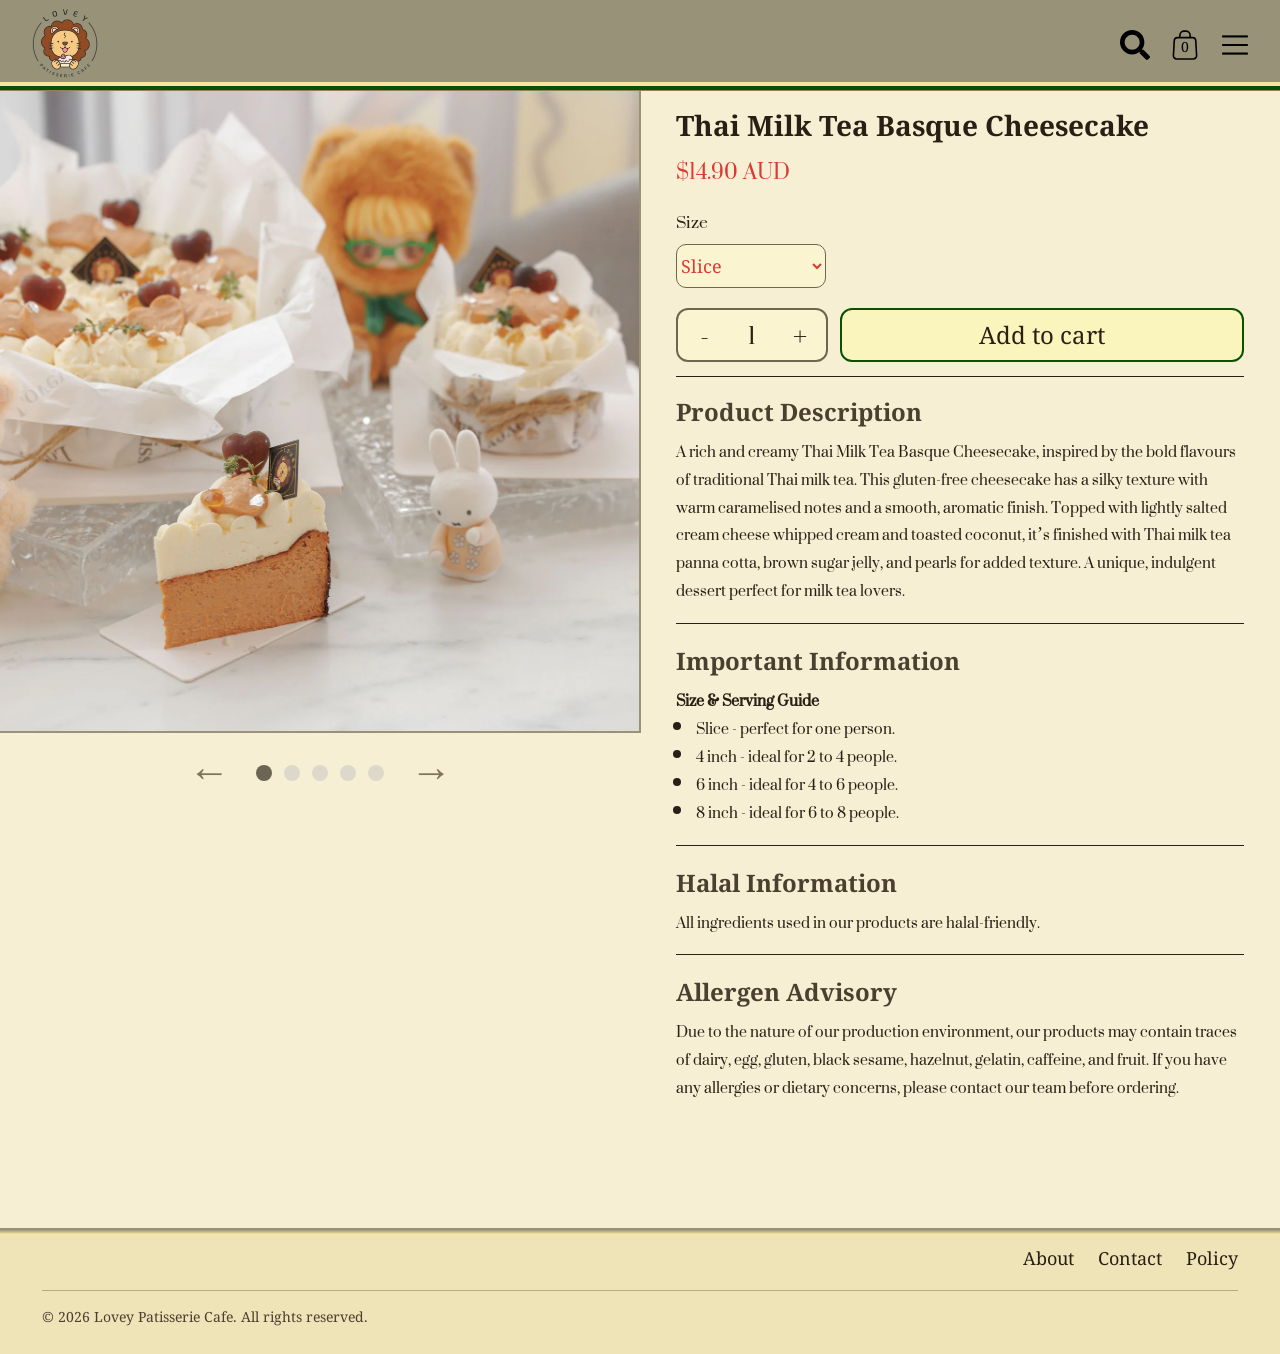
<file: product-thaimilk.html>
<!DOCTYPE html>
<html lang="en">
<head>
    <meta charset="UTF-8">
    <meta name="viewport" content="width=device-width, initial-scale=1.0">
    <title>Thai Milk Tea Basque Cheesecake</title>
    <link rel="stylesheet" href="style.css">
    <link href="https://fonts.googleapis.com/css2?family=Noto+Serif&family=Suranna&display=swap" rel="stylesheet">
    <script src="script.js" defer></script>
</head>
<body class="inner-page">
    <header class="navbar">
        <nav class="logo">
            <a href="index.html" aria-label="Go to homepage">
                <img src="img/Lovey_Logo_Colour_RGB_2_2.avif" alt="logo">
            </a>
        </nav>

        <nav class="icons">
            <button id="search-icon" class="search-btn" type="button" aria-label="Open search">
                <img src="icon/symbol--search.svg" alt="Search">
            </button>

            <div id="search-panel" class="search-panel" aria-hidden="true">
                <div class="search-top">
                    <input id="search-input" type="text" placeholder="Search" class="search-input" aria-label="Search">

                    <button id="search-submit" class="panel-icon-btn" type="button" aria-label="Search products">
                        <img src="icon/symbol--search.svg" alt="">
                    </button>

                    <button id="close-search" class="close-btn panel-icon-btn" type="button" aria-label="Close search">
                        <img src="icon/icon--close.svg" alt="">
                    </button>
                </div>

                <div id="search-results" class="search-results" hidden>
                    <div class="search-results__section">
                        <h2>Suggestions</h2>
                        <div id="suggestions-list" class="suggestions-list"></div>
                    </div>

                    <div class="search-results__section">
                        <h2>Products</h2>

                        <article class="product-card">
                            <a class="product-card__image-link" href="product-pandan.html" aria-label="View Coconut Pandan Basque Cheesecake product page">
                                <img src="img/pandan cc.webp" alt="Coconut Pandan Basque Cheesecake">
                            </a>
                            <div class="product-card__content">
                                <h3>Coconut Pandan Basque Cheesecake</h3>
                                <p>$14.90 AUD - $119.90 AUD</p>
                                <button type="button">Add to cart</button>
                            </div>
                        </article>

                        <article class="product-card">
                            <a class="product-card__image-link" href="product-matcha.html" aria-label="View Premium Matcha Raspberry Basque Cheesecake product page">
                                <img src="img/straw matcha cc.webp" alt="Premium Matcha Raspberry Basque Cheesecake">
                            </a>
                            <div class="product-card__content">
                                <h3>Premium Matcha Raspberry Basque Cheesecake</h3>
                                <p>$16.90 AUD - $149.90 AUD</p>
                                <button type="button">Add to cart</button>
                            </div>
                        </article>
                    </div>
                </div>
            </div>

            <button type="button" aria-label="Open cart">
                <img src="icon/symbol--cart.svg" alt="Cart">
            </button>

            <button type="button" aria-label="Open menu">
                <img src="icon/symbol--burger.svg" alt="Menu">
            </button>
        </nav>
    </header>

    <main class="inner-page__content product-page" data-product-page>
        <section class="product-page__layout" aria-label="Product details">
            <div class="product-page__media">
                <div class="product-page__image-frame">
                    <img
                        class="product-page__image"
                        src="img/thaimilktea.webp"
                        alt="Thai Milk Tea Basque Cheesecake"
                    >
                </div>

                <div class="product-gallery-controls" aria-label="Product gallery controls">
                    <button class="product-gallery-controls__arrow" type="button" data-gallery-arrow="prev" aria-label="Previous product image">
                        &larr;
                    </button>

                    <div class="product-gallery-controls__dots" role="tablist" aria-label="Product image positions">
                        <button class="product-gallery-controls__dot is-active" type="button" data-gallery-dot="0" aria-label="Image position 1"></button>
                        <button class="product-gallery-controls__dot" type="button" data-gallery-dot="1" aria-label="Image position 2"></button>
                        <button class="product-gallery-controls__dot" type="button" data-gallery-dot="2" aria-label="Image position 3"></button>
                        <button class="product-gallery-controls__dot" type="button" data-gallery-dot="3" aria-label="Image position 4"></button>
                        <button class="product-gallery-controls__dot" type="button" data-gallery-dot="4" aria-label="Image position 5"></button>
                    </div>

                    <button class="product-gallery-controls__arrow" type="button" data-gallery-arrow="next" aria-label="Next product image">
                        &rarr;
                    </button>
                </div>
            </div>

            <div class="product-page__details">
                <div class="product-page__summary">
                    <h1 class="product-page__title" data-popup-name>Thai Milk Tea Basque Cheesecake</h1>
                    <p class="product-page__price">$14.90 AUD</p>
                </div>

                <label class="product-page__label" for="product-size">Size</label>
                <select id="product-size" class="product-page__select" data-size-select>
                    <option value="Slice">Slice</option>
                    <option value="4 inch">4 inch</option>
                    <option value="6 inch">6 inch</option>
                    <option value="8 inch">8 inch</option>
                </select>

                <div class="product-page__purchase-row">
                    <div class="quantity-picker" aria-label="Quantity selector">
                        <button class="quantity-picker__button" type="button" data-quantity-action="decrease" aria-label="Decrease quantity">-</button>
                        <span class="quantity-picker__value" data-quantity-value>1</span>
                        <button class="quantity-picker__button" type="button" data-quantity-action="increase" aria-label="Increase quantity">+</button>
                    </div>

                    <button
                        class="product-page__add-to-cart"
                        type="button"
                        data-add-to-cart
                        data-product-id="thai-milk-tea-basque-cheesecake"
                        data-product-name="Thai Milk Tea Basque Cheesecake"
                        data-product-image="img/thaimilktea.webp"
                        data-product-price="14.9"
                    >
                        Add to cart
                    </button>
                </div>

                <section class="product-page__section">
                    <h2>Product Description</h2>
                    <p>
                        A rich and creamy Thai Milk Tea Basque Cheesecake, inspired by the bold flavours of traditional Thai milk tea. This gluten-free cheesecake has a silky texture with warm caramelised notes and a smooth, aromatic finish.
                        Topped with lightly salted cream cheese whipped cream and toasted coconut, it’s finished with Thai milk tea panna cotta, brown sugar jelly, and pearls for added texture. A unique, indulgent dessert perfect for milk tea lovers.
                    </p>
                </section>

                <section class="product-page__section">
                    <h2>Important Information</h2>
                    <p><strong>Size &amp; Serving Guide</strong></p>
                    <ul class="product-page__info-list">
                        <li>Slice - perfect for one person.</li>
                        <li>4 inch - ideal for 2 to 4 people.</li>
                        <li>6 inch - ideal for 4 to 6 people.</li>
                        <li>8 inch - ideal for 6 to 8 people.</li>
                    </ul>
                </section>

                <section class="product-page__section">
                    <h2>Halal Information</h2>
                    <p>
                        All ingredients used in our products are halal-friendly.
                    </p>
                </section>

                <section class="product-page__section2">
                    <h2>Allergen Advisory</h2>
                    <p>
                        Due to the nature of our production environment, our products may contain traces of dairy, egg, gluten, black sesame, hazelnut, gelatin, caffeine, and fruit. If you have any allergies or dietary concerns, please contact our team before ordering.
                    </p>
                </section>
            </div>
        </section>

        <aside class="cart-popup" data-cart-popup hidden aria-live="polite">
            <button class="cart-popup__close" type="button" data-popup-close aria-label="Close add to cart popup">&times;</button>
            <p class="cart-popup__status">&#10003; Item added to your cart</p>

            <div class="cart-popup__body">
                <img class="cart-popup__image" src="img/thaimilktea.webp" alt="Selected product" data-popup-image>

                <div class="cart-popup__content">
                    <h2 class="cart-popup__title" data-popup-title>Thai Milk Tea Basque Cheesecake</h2>
                    <p class="cart-popup__meta">Size: <span data-popup-size>Slice</span></p>
                </div>
            </div>

            <a class="cart-popup__primary" href="shoppingcart.html">View my cart</a>
            <button class="cart-popup__secondary" type="button" data-popup-close>Continue shopping</button>
        </aside>
    </main>

    <footer class="site-footer">
        <div class="site-footer__inner">
            <nav class="site-footer__nav" aria-label="Footer navigation">
                <a href="about.html">About</a>
                <a href="contact.html">Contact</a>
                <a href="policy.html">Policy</a>
            </nav>

            <p class="site-footer__copy">&copy; 2026 Lovey Patisserie Cafe. All rights reserved.</p>
        </div>
    </footer>
</body>
</html>
</file>
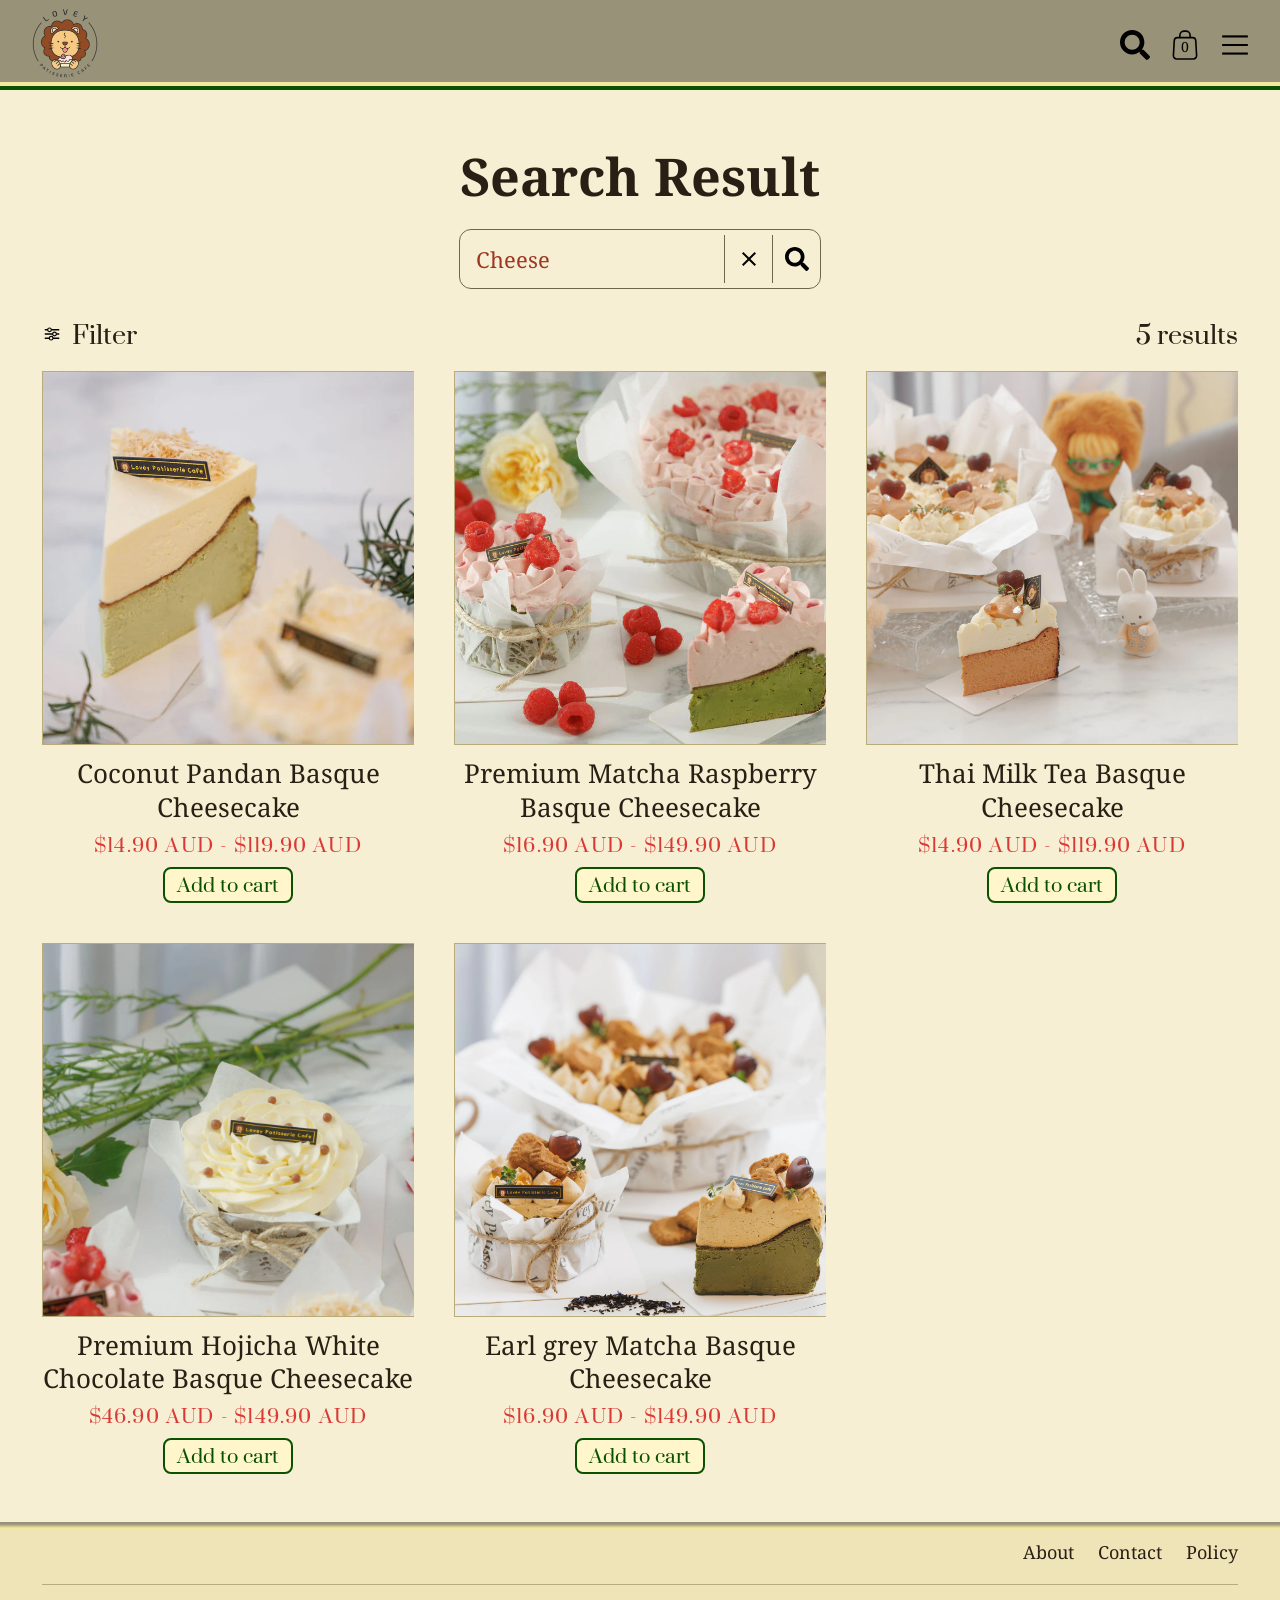
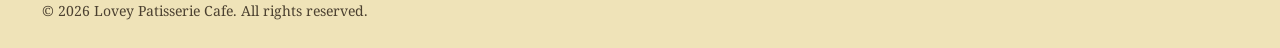
<file: results.html>
<!DOCTYPE html>
<html lang="en">
<head>
    <meta charset="UTF-8">
    <meta name="viewport" content="width=device-width, initial-scale=1.0">  
    <title>Results</title>
    <link rel="stylesheet" href="style.css">
    <link href="https://fonts.googleapis.com/css2?family=Noto+Serif&family=Suranna&display=swap" rel="stylesheet">
    <script src="script.js" defer></script>
</head>
<body class="inner-page">
    <header class="navbar">
        <nav class="logo">
            <a href="index.html" aria-label="Go to homepage">
              <img src="img/Lovey_Logo_Colour_RGB_2_2.avif" alt="logo">
            </a>
        </nav>
      
        <nav class="icons">
          <button id="search-icon" class="search-btn" type="button" aria-label="Open search">
            <img src="icon/symbol--search.svg" alt="Search">
          </button>
        
          <div id="search-panel" class="search-panel" aria-hidden="true">
            <div class="search-top">
                <input id="search-input" type="text" placeholder="Search" class="search-input" aria-label="Search">

                <button id="search-submit" class="panel-icon-btn" type="button" aria-label="Search products">
                    <img src="icon/symbol--search.svg" alt="">
                </button>

                <button id="close-search" class="close-btn panel-icon-btn" type="button" aria-label="Close search">
                    <img src="icon/icon--close.svg" alt="">
                </button>
            </div>

            <div id="search-results" class="search-results" hidden>
                <div class="search-results__section">
                    <h2>Suggestions</h2>
                    <div id="suggestions-list" class="suggestions-list"></div>
                </div>

                <div class="search-results__section">
                    <h2>Products</h2>

                    <article class="product-card">
                        <a class="product-card__image-link" href="product-pandan.html" aria-label="View Coconut Pandan Basque Cheesecake product page">
                            <img src="img/pandan cc.webp" alt="Coconut Pandan Basque Cheesecake">
                        </a>
                        <div class="product-card__content">
                            <h3>Coconut Pandan Basque Cheesecake</h3>
                            <p>$14.90 AUD - $119.90 AUD</p>
                            <button type="button">Add to cart</button>
                        </div>
                    </article>

                    <article class="product-card">
                        <a class="product-card__image-link" href="product-matcha.html" aria-label="View Premium Matcha Raspberry Basque Cheesecake product page">
                            <img src="img/straw matcha cc.webp" alt="Premium Matcha Raspberry Basque Cheesecake">
                        </a>
                        <div class="product-card__content">
                            <h3>Premium Matcha Raspberry Basque Cheesecake</h3>
                            <p>$16.90 AUD - $149.90 AUD</p>
                            <button type="button">Add to cart</button>
                        </div>
                    </article>
                </div>
            </div>
          </div>
          <button class="cart-btn" type="button" aria-label="Open cart">
              <img src="icon/symbol--cart.svg" alt="Cart">
              <span class="cart-count" aria-hidden="true">0</span>
          </button>
      
          <button type="button" aria-label="Open menu">
              <img src="icon/symbol--burger.svg" alt="Menu">
          </button>
      </nav>
    </header>

    <main class="inner-page__content results-page" data-results-page>
        <h1 class="results-page__title">Search Result</h1>

        <div class="results-page__search">
            <div class="results-page__search-box">
                <input id="results-search-input" class="results-page__search-input" type="text" value="Cheese">

                <button class="results-page__icon-btn results-page__clear-btn" type="button" aria-label="Clear search">
                    <img src="icon/icon--close.svg" alt="">
                </button>

                <button class="results-page__icon-btn results-page__submit-btn" type="button" aria-label="Search results">
                    <img src="icon/symbol--search.svg" alt="">
                </button>
            </div>
        </div>

        <div class="results-page__toolbar">
            <button class="results-page__filter-btn" type="button">
                <img class="results-page__filter-icon" src="icon/filter.svg" alt="">
                <span>Filter</span>
            </button>
            <p class="results-page__count">5 results</p>
        </div>

        <section class="results-grid" aria-label="Search results products">
            <article class="results-card">
                <a class="results-card__image-link" href="product-pandan.html">
                    <img src="img/pandan cc.webp" alt="Coconut Pandan Basque Cheesecake">
                </a>
                <a class="results-card__name-link" href="product-pandan.html">Coconut Pandan Basque Cheesecake</a>
                <p class="results-card__price">$14.90 AUD - $119.90 AUD</p>
                <button
                    class="results-card__cart-btn"
                    type="button"
                    data-add-to-cart
                    data-product-id="coconut-pandan-basque-cheesecake"
                    data-product-name="Coconut Pandan Basque Cheesecake"
                    data-product-image="img/pandan cc.webp"
                    data-product-price="14.9"
                >Add to cart</button>
            </article>

            <article class="results-card">
                <a class="results-card__image-link" href="product-matcha.html">
                    <img src="img/straw matcha cc.webp" alt="Premium Matcha Raspberry Basque Cheesecake">
                </a>
                <a class="results-card__name-link" href="product-matcha.html">Premium Matcha Raspberry Basque Cheesecake</a>
                <p class="results-card__price">$16.90 AUD - $149.90 AUD</p>
                <button
                    class="results-card__cart-btn"
                    type="button"
                    data-add-to-cart
                    data-product-id="premium-matcha-raspberry-basque-cheesecake"
                    data-product-name="Premium Matcha Raspberry Basque Cheesecake"
                    data-product-image="img/straw matcha cc.webp"
                    data-product-price="16.9"
                >Add to cart</button>
            </article>

            <article class="results-card">
                <a class="results-card__image-link" href="product-thaimilk.html">
                    <img src="img/thaimilktea.webp" alt="Thai Milk Tea Basque Cheesecake">
                </a>
                <a class="results-card__name-link" href="product-thaimilk.html">Thai Milk Tea Basque Cheesecake</a>
                <p class="results-card__price">$14.90 AUD - $119.90 AUD</p>
                <button
                    class="results-card__cart-btn"
                    type="button"
                    data-add-to-cart
                    data-product-id="thai-milk-tea-basque-cheesecake"
                    data-product-name="Thai Milk Tea Basque Cheesecake"
                    data-product-image="img/thaimilktea.webp"
                    data-product-price="14.9"
                >Add to cart</button>
            </article>

            <article class="results-card">
                <a class="results-card__image-link" href="product-matcha.html">
                    <img src="img/hojicha.webp" alt="Hojicha Cheesecake">
                </a>
                <a class="results-card__name-link" href="product-matcha.html">Premium Hojicha White Chocolate Basque Cheesecake</a>
                <p class="results-card__price">$46.90 AUD - $149.90 AUD</p>
                <button
                    class="results-card__cart-btn"
                    type="button"
                    data-add-to-cart
                    data-product-id="premium-hojicha-white-chocolate-basque-cheesecake"
                    data-product-name="Premium Hojicha White Chocolate Basque Cheesecake"
                    data-product-image="img/hojicha.webp"
                    data-product-price="46.9"
                >Add to cart</button>
            </article>

            <article class="results-card">
                <a class="results-card__image-link" href="product-pandan.html">
                    <img src="img/earlgrey matcha.webp" alt="Earl grey Matcha Basque Cheesecake">
                </a>
                <a class="results-card__name-link" href="product-pandan.html">Earl grey Matcha Basque Cheesecake</a>
                <p class="results-card__price">$16.90 AUD - $149.90 AUD</p>
                <button
                    class="results-card__cart-btn"
                    type="button"
                    data-add-to-cart
                    data-product-id="earl-grey-matcha-basque-cheesecake"
                    data-product-name="Earl grey Matcha Basque Cheesecake"
                    data-product-image="img/earlgrey matcha.webp"
                    data-product-price="16.9"
                >Add to cart</button>
            </article>
        </section>
    </main>

    <footer class="site-footer">
        <div class="site-footer__inner">
            <nav class="site-footer__nav" aria-label="Footer navigation">
                <a href="about.html">About</a>
                <a href="contact.html">Contact</a>
                <a href="policy.html">Policy</a>
            </nav>

            <p class="site-footer__copy">&copy; 2026 Lovey Patisserie Cafe. All rights reserved.</p>
        </div>
    </footer>
</body>
</html>
</file>
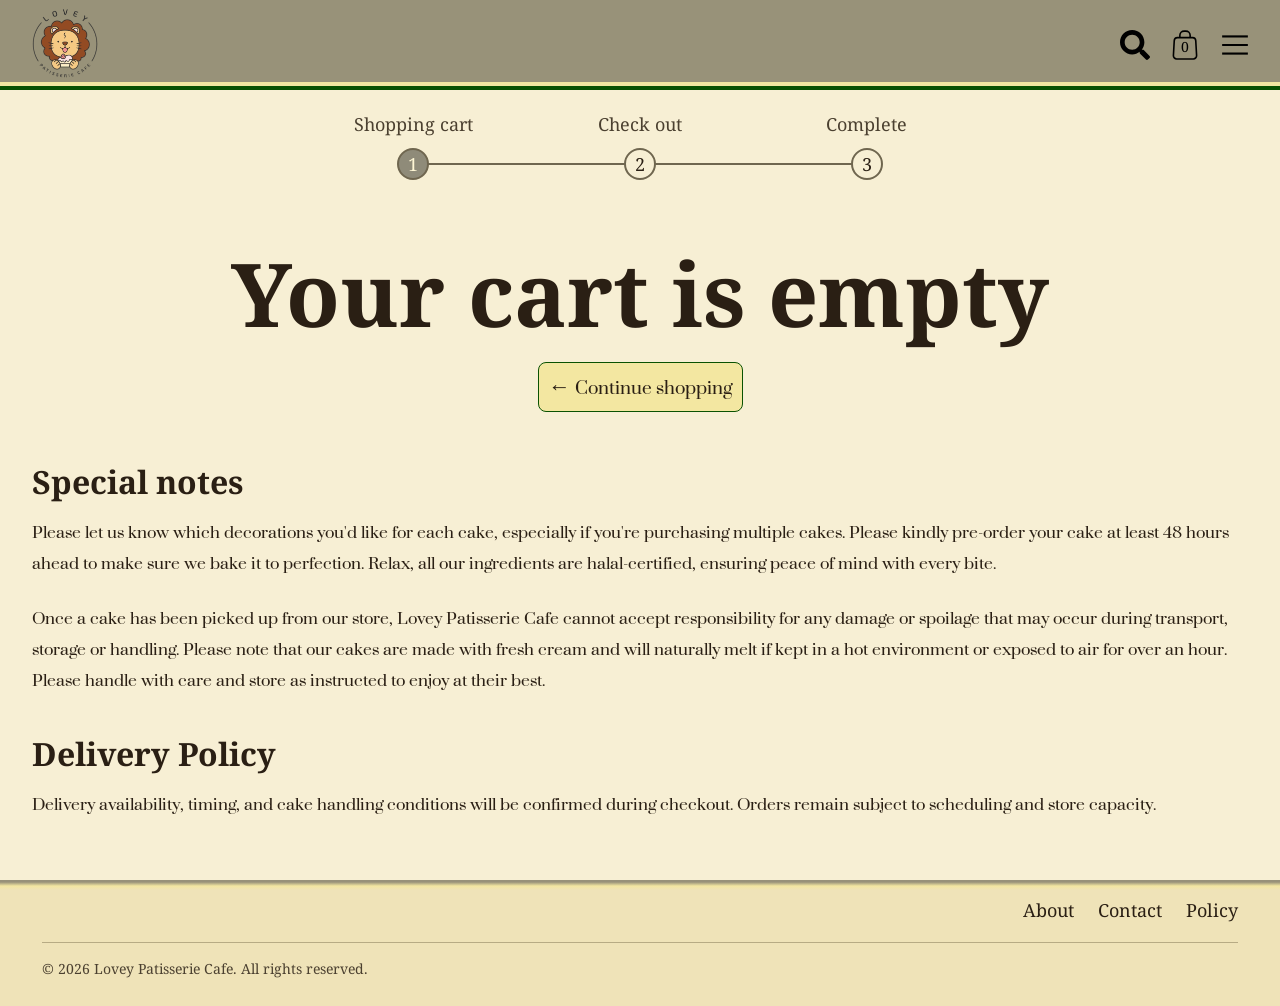
<file: shoppingcart.html>
<!DOCTYPE html>
<html lang="en">
<head>
    <meta charset="UTF-8">
    <meta name="viewport" content="width=device-width, initial-scale=1.0">
    <title>Shopping Cart</title>
    <link rel="stylesheet" href="style.css">
    <link href="https://fonts.googleapis.com/css2?family=Noto+Serif&family=Suranna&display=swap" rel="stylesheet">
    <script src="script.js" defer></script>
</head>
<body class="inner-page">
    <header class="navbar">
        <nav class="logo">
            <a href="index.html" aria-label="Go to homepage">
                <img src="img/Lovey_Logo_Colour_RGB_2_2.avif" alt="logo">
            </a>
        </nav>

        <nav class="icons">
            <button id="search-icon" class="search-btn" type="button" aria-label="Open search">
                <img src="icon/symbol--search.svg" alt="Search">
            </button>

            <div id="search-panel" class="search-panel" aria-hidden="true">
                <div class="search-top">
                    <input id="search-input" type="text" placeholder="Search" class="search-input" aria-label="Search">

                    <button id="search-submit" class="panel-icon-btn" type="button" aria-label="Search products">
                        <img src="icon/symbol--search.svg" alt="">
                    </button>

                    <button id="close-search" class="close-btn panel-icon-btn" type="button" aria-label="Close search">
                        <img src="icon/icon--close.svg" alt="">
                    </button>
                </div>

                <div id="search-results" class="search-results" hidden>
                    <div class="search-results__section">
                        <h2>Suggestions</h2>
                        <div id="suggestions-list" class="suggestions-list"></div>
                    </div>

                    <div class="search-results__section">
                        <h2>Products</h2>

                        <article class="product-card">
                            <a class="product-card__image-link" href="product-pandan.html" aria-label="View Coconut Pandan Basque Cheesecake product page">
                                <img src="img/pandan cc.webp" alt="Coconut Pandan Basque Cheesecake">
                            </a>
                            <div class="product-card__content">
                                <h3>Coconut Pandan Basque Cheesecake</h3>
                                <p>$14.90 AUD - $119.90 AUD</p>
                                <button type="button">Add to cart</button>
                            </div>
                        </article>

                        <article class="product-card">
                            <a class="product-card__image-link" href="product-matcha.html" aria-label="View Premium Matcha Raspberry Basque Cheesecake product page">
                                <img src="img/straw matcha cc.webp" alt="Premium Matcha Raspberry Basque Cheesecake">
                            </a>
                            <div class="product-card__content">
                                <h3>Premium Matcha Raspberry Basque Cheesecake</h3>
                                <p>$16.90 AUD - $149.90 AUD</p>
                                <button type="button">Add to cart</button>
                            </div>
                        </article>
                    </div>
                </div>
            </div>

            <button class="cart-btn" type="button" aria-label="Open cart">
                <img src="icon/symbol--cart.svg" alt="Cart">
                <span class="cart-count" aria-hidden="true">0</span>
            </button>

            <button type="button" aria-label="Open menu">
                <img src="icon/symbol--burger.svg" alt="Menu">
            </button>
        </nav>
    </header>

    <main class="inner-page__content cart-page" data-cart-page>
        <section class="cart-page__filled" data-cart-filled>
            <nav class="cart-steps" aria-label="Checkout progress">
                <ol class="cart-steps__labels">
                    <li aria-current="step">
                        <span>Shopping cart</span>
                    </li>
                    <li>
                        <a href="checkout.html">Check out</a>
                    </li>
                    <li>
                        <span>Complete</span>
                    </li>
                </ol>
                <div class="cart-steps__track" aria-hidden="true">
                    <span class="cart-steps__line"></span>
                    <span class="cart-steps__circle is-active">1</span>
                    <span class="cart-steps__circle">2</span>
                    <span class="cart-steps__circle">3</span>
                </div>
            </nav>

            <div class="cart-items" data-cart-items></div>

            <a class="cart-page__continue" href="results.html">&larr; Continue shopping</a>

            <section class="cart-summary">
                <div class="cart-summary__total-row">
                    <span>Total</span>
                    <strong data-cart-total>$0.00 AUD</strong>
                </div>
                <p class="cart-summary__note">Tax included. Delivery calculated at check out.</p>
                <textarea class="cart-summary__instructions" rows="2" placeholder="Special instructions for the seller"></textarea>
                <a class="cart-summary__checkout" href="checkout.html">Check out</a>
            </section>
        </section>

        <section class="cart-page__empty" data-cart-empty hidden>
            <div class="cart-steps" aria-label="Checkout progress">
                <div class="cart-steps__labels">
                    <span>Shopping cart</span>
                    <span>Check out</span>
                    <span>Complete</span>
                </div>

                <div class="cart-steps__track">
                    <span class="cart-steps__line"></span>
                    <span class="cart-steps__circle is-active">1</span>
                    <span class="cart-steps__circle">2</span>
                    <span class="cart-steps__circle">3</span>
                </div>
            </div>

            <div class="cart-empty">
                <h1 class="cart-empty__title">Your cart is empty</h1>
                <a class="cart-page__continue cart-page__continue--center" href="results.html">&larr; Continue shopping</a>
            </div>

            <section class="cart-empty__info">
                <h2>Special notes</h2>
                <p>
                    Please let us know which decorations you'd like for each cake, especially if you're purchasing multiple cakes.
                    Please kindly pre-order your cake at least 48 hours ahead to make sure we bake it to perfection.
                    Relax, all our ingredients are halal-certified, ensuring peace of mind with every bite.
                </p>
                <p>
                    Once a cake has been picked up from our store, Lovey Patisserie Cafe cannot accept responsibility for any damage or spoilage that may occur during transport, storage or handling.
                    Please note that our cakes are made with fresh cream and will naturally melt if kept in a hot environment or exposed to air for over an hour.
                    Please handle with care and store as instructed to enjoy at their best.
                </p>
            </section>

            <section class="cart-empty__info">
                <h2>Delivery Policy</h2>
                <p>
                    Delivery availability, timing, and cake handling conditions will be confirmed during checkout.
                    Orders remain subject to scheduling and store capacity.
                </p>
            </section>
        </section>
    </main>

    <footer class="site-footer">
        <div class="site-footer__inner">
            <nav class="site-footer__nav" aria-label="Footer navigation">
                <a href="about.html">About</a>
                <a href="contact.html">Contact</a>
                <a href="policy.html">Policy</a>
            </nav>

            <p class="site-footer__copy">&copy; 2026 Lovey Patisserie Cafe. All rights reserved.</p>
        </div>
    </footer>

    <template id="cart-item-template">
        <article class="cart-item" data-cart-item>
            <img class="cart-item__image" src="" alt="" data-cart-item-image>

            <div class="cart-item__info">
                <h2 class="cart-item__name" data-cart-item-name></h2>
                <p class="cart-item__price" data-cart-item-price></p>
                <p class="cart-item__size" data-cart-item-size></p>
            </div>

            <div class="cart-item__aside">
                <p class="cart-item__subtotal" data-cart-item-subtotal></p>

                <div class="cart-item__actions">
                    <div class="cart-item__quantity" aria-label="Quantity">
                        <button type="button" disabled>-</button>
                        <span>1</span>
                        <button type="button" disabled>+</button>
                    </div>

                    <button class="cart-item__delete" type="button" data-cart-delete aria-label="Delete product">
                        <img src="icon/icon--remove.svg" alt="">
                    </button>
                </div>
            </div>
        </article>
    </template>
</body>
</html>
</file>
<file: style.css>
/* index */
body {
    margin: 0;
}

:root {
    --site-footer-height: 190px;
}

.inner-page {
    min-height: 100vh;
    display: flex;
    flex-direction: column;
    background: #F7EFD4;
}

.inner-page::before {
    content: "";
    position: fixed;
    top: 0;
    left: 0;
    width: 100%;
    height  : 90px;
    background: linear-gradient(
        to bottom,
        #989279 0 82px,
        #f3e7a1 82px 86px,
        #0a5201 86px 90px
    );
    z-index: 1;
}

.inner-page .navbar {
    position: fixed;
}

.inner-page__content {
    position: relative;
    z-index: 0;
    box-sizing: border-box;
    flex: 1;
    padding: 140px 42px 48px;
}

.site-footer {
    flex-shrink: 0;
    padding: 18px 42px 28px;
    background: linear-gradient(
        to bottom,
        #989279 0 2px,
        #f3e7a1 6px 6px,
        #efe3b8 10px 100%
    );
    color: #2a1f14;
}

.site-footer__inner {
    max-width: 1280px;
    margin: 0 auto;
    display: grid;
    grid-template-columns: minmax(0, 1.4fr) auto;
    grid-template-areas:
        "brand nav"
        "copy copy";
    gap: 20px 32px;
    align-items: start;
}

.site-footer__logo {
    display: inline-block;
    margin-bottom: 10px;
}

.site-footer__logo img {
    height: 56px;
    width: auto;
}

.site-footer__nav {
    grid-area: nav;
    display: flex;
    flex-wrap: wrap;
    gap: 18px 24px;
    justify-content: flex-end;
    align-items: center;
}

.site-footer__nav a {
    color: #2a1f14;
    font-size: 18px;
    font-family: Noto Serif;
    text-decoration: none;
    transition: color 0.2s ease;
}

.site-footer__nav a:hover,
.site-footer__nav a:focus-visible {
    color: #9d3722;
}

.site-footer__copy {
    grid-area: copy;
    margin: 0;
    padding-top: 16px;
    border-top: 1px solid #b7ab84;
    font-size: 14px;
    font-family: Noto Serif;
    color: #4b4030;
}

@media screen and (max-width: 400px) {
    :root {
        --site-footer-height: 230px;
    }

    .site-footer__inner {
        grid-template-columns: 1fr;
        grid-template-areas:
            "brand"
            "nav"
            "copy";
        gap: 16px;
    }

    .site-footer__nav {
        justify-content: flex-start;
    }

    .site-footer__nav a {
        font-size: 16px;
    }
}

.navbar {
    position: absolute;
    top: 0;
    left: 0;
    width: 100%;
    height: 90px;
    display: flex;
    justify-content: space-between;
    align-items: center;
    padding: 0 30px;
    box-sizing: border-box;
    z-index: 3;
}
.logo img {
    height: 70px;
}
.icons {
    display: flex;
    align-items: center;
    gap: 20px;
}
.icons button {
    background: none;
    border: none;
    padding: 0;
    cursor: pointer;
    transition: background-color 0.2s ease;
}
.cart-btn {
    position: relative;
    display: flex;
    align-items: center;
    justify-content: center;
    width: 30px;
    height: 30px;
}

.cart-count {
    position: absolute;
    top: 58%;
    left: 50%;
    transform: translate(-50%, -50%);
    color: black;
    font-size: 14px;
    line-height: 1;
    font-family: Noto serif;
    pointer-events: none;
}

.icons img {
    display: block;
    width: 30px;
    height: 30px;
    cursor: pointer;
}
.homepage {
    margin: 0;
    background-image: url("img/bg.webp");
    background-size: cover;
    background-position: center;
    display: flex;
    justify-content: center;
    text-align: center;
    position: relative;
    overflow: hidden;
    padding-top: 90px;
    box-sizing: border-box;
}

.homepage__hero {
    position: relative;
    width: 100%;
    display: flex;
    justify-content: center;
}
@media (min-width: 1024px) {
    .homepage {
        overflow: hidden;
    }
}
.homepage::before {
    content: "";
    position: absolute;  
    top: 0;
    left: 0;
    width: 100%;
    height: 90px;
    background: linear-gradient(
        to bottom,
        #989279 0 82px,
        #f3e7a1 82px 86px,
        #0a5201 86px 90px
    );
    z-index: 2;
}
.overlay-box {
    position: relative;
    z-index: 1;
    top: 30px;
    width: 100%;
    margin: 5% 5% 10% 5%;
    padding: 60px 50px;
    box-sizing: border-box;
    border-radius: 30px;
    background: rgba(243, 231, 161, 0.82);
}
.overlay-box h1 {
    font-size: 100px;
    color: #691400;
    font-family: Noto serif;
    margin: 40px 0 20px 0;
}  
.overlay-box p {
    font-size: 30px;
    margin: 0px 0px 20px 0px;
    font-family: Suranna;
    line-height: 1.5;
}
.overlay-box button,
.overlay-box__shop-btn {
    display: inline-block;
    padding: 0px 24px;
    line-height: 1.5;
    border: 3px solid #0A5201;
    background: transparent;
    border-radius: 20px;
    font-size: 40px;
    font-family: Suranna;
    margin: 20px 0 0 0;
    cursor: pointer;
    color: inherit;
    text-decoration: none;
    box-sizing: border-box;
    transition: background-color 0.2s ease, color 0.2s ease, border-color 0.2s ease;
}

.next-page-btn {
    position: absolute;
    right: 40px;
    top: 50%;
    transform: translateY(-50%);
    display: flex;
    align-items: center;
    justify-content: center;
    width: 60px;
    height: 60px;
    border: 3px solid #0A5201;
    border-radius: 50%;
    background: #FAF7BA;
    box-sizing: border-box;
    z-index: 2;
    transition: background-color 0.2s ease, border-color 0.2s ease;
}

.next-page-btn img {
    width: 50px;
    height: 50px;
    transition: filter 0.2s ease;
}

.search-btn {
    display: flex;
    align-items: center;
    justify-content: center;
}

.search-panel {
    position: fixed;
    top: 0;
    right: -520px;
    width: min(480px, 100vw);
    height: 100vh;
    background: #F7EFD4;
    transition: right 0.35s ease;
    padding: 16px 22px 24px;
    box-sizing: border-box;
    z-index: 1000;
    overflow-y: auto;
    border-left: 2px solid #6f664f;
}

.search-panel.show {
    right: 0;
}

.search-top {
    display: flex;
    align-items: center;
    gap: 12px;
    margin-bottom: 18px;
}

.search-input {
    flex: 1;
    min-width: 0;
    padding: 12px 16px;
    font-size: 18px;
    border: 1px solid #6f664f;
    border-radius: 12px;
    background: transparent;
    outline: none;
    font-family: Noto serif;
}

.search-input::placeholder {
    color: #6f664f;
}

.panel-icon-btn {
    display: flex;
    align-items: center;
    justify-content: center;
    width: 42px;
    height: 42px;
    transition: background-color 0.2s ease;
}

.panel-icon-btn img {
    width: 28px;
    height: 28px;
}

.search-results {
    padding: 18px 16px 20px;
}

.search-results[hidden] {
    display: none;
}

.search-results__section + .search-results__section {
    margin-top: 20px;
}

.search-results__section h2 {
    margin: 0 0 12px;
    padding-bottom: 8px;
    border-bottom: 1px solid #6f664f;
    font-size: 24px;
    font-family: Noto serif;
}

.suggestions-list {
    display: flex;
    flex-direction: column;
    align-items: flex-start;
    gap: 10px;
}

.search-results__suggestion {
    margin: 0;
    padding: 0;
    border: none;
    background: transparent;
    color: #B60C0C;
    font-size: 18px;
    font-family: Suranna;
    text-align: left;
    cursor: pointer;
}

.search-results__suggestion:hover,
.search-results__suggestion:focus-visible {
    text-decoration: underline;
    outline: none;
}

.search-results__empty {
    margin: 0;
    color: #6f664f;
    font-size: 16px;
    font-family: Suranna;
}

.product-card {
    display: flex;
    align-items: stretch;
    gap: 12px;
    margin-top: 16px;
}

.product-card__image-link {
    display: block;
    flex-shrink: 0;
}

.product-card img {
    display: block;
    width: 150px;
    height: 150px;
    object-fit: cover;
    border: 1px solid #b9ac7b;
    border-radius: 8px;
}

.product-card__content {
    display: flex;
    flex-direction: column;
    align-items: flex-start;
    flex: 1;
    min-width: 0;
    gap: 8px;
}

.product-card__content h3 {
    margin: 0;
    font-size: 20px;
    line-height: 1.3;
    font-family: Noto serif;
}

.product-card__content p {
    margin: 0;
    color: rgba(210, 12, 12, 0.85);
    font-family: Suranna;
    font-size: 17px;
    letter-spacing: 0.05em;
    line-height: 1;
}

.product-card__content button {
    margin-top: auto;
    padding: 4px 12px;
    border: 2px solid #0a5201;
    border-radius: 8px;
    background: rgba(250, 247, 186, 0.85);
    color: #0a5201;
    font-family: Suranna;
    font-size: 20px;
    line-height: 1;
    cursor: pointer;
    transition: background-color 0.2s ease, color 0.2s ease, border-color 0.2s ease;
}

@media screen and (max-width: 400px) {
    .search-panel {
        right: -100vw;
        width: 100vw;
    }

    .product-card img {
        width: 110px;
        height: 110px;
    }

    .product-card__content h3 {
        font-size: 16px;
    }

    .product-card__content p {
        font-size: 22px;
    }
}

@media screen and (max-width: 400px) {
    .overlay-box h1 {
        font-size: 50px;
        margin: 20px 0 20px 0;
    }  

    .next-page-btn {
        right: 12px;
        width: 48px;
        height: 48px;
    }

    .navbar {
        height: 86px;
        padding: 0 16px;
    }

    .logo img {
        height: 54px;
    }

    .icons {
        gap: 14px;
    }

    .icons img {
        width: 26px;
        height: 26px;
    }

    .cart-btn {
        width: 28px;
        height: 28px;
    }

    .cart-count {
        font-size: 12px;
    }

    .homepage {
        min-height: 844px;
        padding-top: 86px;
        justify-content: center;
        align-items: flex-start;
        background-position: center top;
    }

    .homepage::before {
        height: 86px;
        background: linear-gradient(
            to bottom,
            #989279 0 80px,
            #f3e7a1 78px 82.5px,
            #0a5201 82.5px 86px
        );
    }

    .homepage__hero {
        width: 100%;
        max-width: 390px;
        min-height: calc(844px - 86px);
        align-items: flex-start;
    }

    .overlay-box {
        width: calc(100% - 50px);
        max-width: 342px;
        margin: 40px 40px 0;
        top: 0px;
        padding: 72px 28px 120px;
        border-radius: 34px;
        background: rgba(243, 231, 161, 0.84);
        backdrop-filter: blur(1px);
    }

    .overlay-box h1 {
        margin: 0 0 24px;
        font-size: 50px;
        line-height: 1.08;
        letter-spacing: 0.01em;
    }

    .overlay-box p {
        margin: 0;
        font-size: 19px;
        line-height: 1.56;
    }

    .overlay-box button,
    .overlay-box__shop-btn {
        margin-top: 24px;
        padding: 2px 18px;
        border-width: 2px;
        border-radius: 12px;
        font-size: 22px;
        line-height: 1.25;
    }

    .next-page-btn {
        right: 5px;
        top: 50%;
        width: 38px;
        height: 38px;
        border-width: 2px;
        transform: translateY(-6%);
    }

    .next-page-btn img {
        width: 25px;
        height: 25px;
    }

    .search-panel {
        top: 86px;
        right: -100vw;
        width: 100vw;
        height: calc(100vh - 86px);
        padding: 14px 16px 24px;
        border-left: none;
    }

    .search-top {
        gap: 8px;
        margin-bottom: 12px;
    }

    .search-input {
        padding: 10px 12px;
        font-size: 17px;
        border-radius: 10px;
    }

    .panel-icon-btn {
        width: 40px;
        height: 40px;
    }

    .panel-icon-btn img {
        width: 24px;
        height: 24px;
    }

    .search-results {
        padding: 10px 4px 16px;
    }

    .search-results__section + .search-results__section {
        margin-top: 18px;
    }

    .search-results__section h2 {
        margin-bottom: 10px;
        font-size: 18px;
    }

    .search-results__suggestion {
        font-size: 16px;
    }

    .product-card {
        gap: 10px;
        margin-top: 14px;
    }

    .product-card img {
        width: 112px;
        height: 112px;
    }

    .product-card__content {
        gap: 6px;
    }

    .product-card__content h3 {
        font-size: 15px;
        line-height: 1.35;
    }

    .product-card__content p {
        font-size: 18px;
        line-height: 1.1;
    }

    .product-card__content button {
        margin-top: auto;
        padding: 6px 12px;
        border-width: 2px;
        border-radius: 8px;
        font-size: 18px;
    }
}

/* results */
.results-page {
    max-width: 1280px;
    margin: 0 auto;
}

.results-page__title {
    margin: 0 0 18px;
    text-align: center;
    font-size: 52px;
    font-family: Noto serif;
    color: #2a1f14;
}

.results-page__search {
    display: flex;
    flex-direction: column;
    align-items: center;
    gap: 8px;
    margin-bottom: 10px;
}

.results-page__search-box {
    display: flex;
    align-items: center;
    width: min(100%, 360px);
    border: 1px solid #6f664f;
    border-radius: 12px;
    overflow: hidden;
    background: transparent;
}

.results-page__search-input {
    flex: 1;
    min-width: 0;
    border: none;
    padding: 14px 16px;
    background: transparent;
    font-size: 22px;
    color: #9d3722;
    font-family: Noto serif;
}

.results-page__search-input:focus {
    outline: none;
}

.results-page__icon-btn,
.results-page__filter-btn {
    background: none;
    border: none;
    cursor: pointer;
    transition: background-color 0.2s ease, color 0.2s ease;
}

.results-page__icon-btn {
    display: flex;
    align-items: center;
    justify-content: center;
    width: 48px;
    height: 48px;
    border-left: 1px solid #6f664f;
}

.results-page__icon-btn img {
    width: 24px;
    height: 24px;
}

.results-page__toolbar {
    display: flex;
    justify-content: space-between;
    align-items: center;
    margin-bottom: 2px;
}

.results-page__filter-btn {
    display: inline-flex;
    align-items: center;
    gap: 10px;
    padding: 0;
    color: #2a1f14;
    font-size: 32px;
    font-family: Suranna;
}

.results-page__filter-icon {
    width: 20px;
    height: 20px;
    object-fit: contain;
    mix-blend-mode: multiply;
}

.results-page__count {
    margin: 0;
    color: #2a1f14;
    font-size: 32px;
    font-family: Suranna;
}

.results-grid {
    display: grid;
    grid-template-columns: repeat(3, minmax(0, 1fr));
    gap: 40px;
    align-items: stretch;
}

.results-card {
    display: flex;
    flex-direction: column;
    align-items: center;
    height: 100%;
    text-align: center;
}

.results-card__image-link,
.results-card__name-link {
    color: inherit;
    text-decoration: none;
}

.results-card__name-link:visited {
    color: #2a1f14;
}

.results-card__image-link {
    width: 100%;
    display: block;
    overflow: hidden;
    cursor: pointer;
    transition: box-shadow 0.3s ease;
}

.results-card__image-link img {
    display: block;
    width: 100%;
    aspect-ratio: 1 / 1;
    object-fit: cover;
    border: 1px solid #b9ac7b;
    pointer-events: none;
    transition: transform 0.35s ease, filter 0.35s ease, border-color 0.3s ease;
}

.results-card__image-link.is-hovered,
.results-card__image-link:hover {
    box-shadow: 0 12px 28px rgba(42, 31, 20, 0.22);
}

.results-card__image-link.is-hovered img,
.results-card__image-link:hover img {
    transform: scale(1.08);
    filter: brightness(1.06);
    border-color: #7a6f4f;
}

.results-card__image-link:focus-visible {
    outline: 2px solid #0a5201;
    outline-offset: 3px;
}

.results-card__name-link {
    margin-top: 12px;
    font-size: 26px;
    line-height: 1.3;
    font-family: Noto serif;
    color: #2a1f14;
    transition: color 0.2s ease;
}

.results-card__price {
    margin: 8px 0 0;
    color: rgba(210, 12, 12, 0.8);
    font-family: Suranna;
    font-size: 24px;
    line-height: 1;
    letter-spacing: 0.05em;
}

.results-card__cart-btn {
    margin-top: 10px;
    padding: 4px 12px;
    border: 2px solid #0a5201;
    border-radius: 8px;
    background: #fff6cc;
    color: #0a5201;
    font-family: Suranna;
    font-size: 24px;
    line-height: 1;
    cursor: pointer;
    transition: background-color 0.2s ease, color 0.2s ease, border-color 0.2s ease, transform 0.2s ease;
}

@media screen and (max-width: 400px) {
    .results-grid {
        grid-template-columns: repeat(2, minmax(0, 1fr));
        gap: 28px;
    }

    .results-page__title {
        font-size: 40px;
    }

    .results-page__toolbar {
        flex-direction: column;
        align-items: flex-start;
        gap: 12px;
    }
}

@media screen and (max-width: 400px) {
    .results-page {
        max-width: 390px;
    }

    .results-page__title {
        margin-bottom: 18px;
        font-size: 22px;
    }

    .results-page__search {
        margin-bottom: 18px;
    }

    .results-page__search-box {
        width: 100%;
        max-width: none;
        border-radius: 10px;
    }

    .results-page__search-input {
        padding: 10px 12px;
        font-size: 16px;
    }

    .results-page__icon-btn {
        width: 42px;
        height: 42px;
    }

    .results-page__icon-btn img {
        width: 22px;
        height: 22px;
    }

    .results-page__toolbar {
        flex-direction: row;
        align-items: center;
        gap: 12px;
    }

    .results-page__filter-btn,
    .results-page__count {
        font-size: 16px;
    }

    .results-page__filter-btn {
        gap: 6px;
    }

    .results-page__filter-icon {
        width: 16px;
        height: 16px;
    }

    .results-grid {
        grid-template-columns: repeat(2, minmax(0, 1fr));
        gap: 18px 14px;
    }

    .results-card__name-link {
        margin-top: 10px;
        font-size: 14px;
        line-height: 1.35;
    }

    .results-card__price {
        margin: 6px 0 0;
        font-size: 14px;
        line-height: 1.2;
    }

    .results-card__cart-btn {
        width: 70%;
        margin-top: auto;
        padding: 6px 8px;
        border-width: 2px;
        border-radius: 8px;
        font-size: 16px;
    }
}

/* product */
.product-page {
    position: relative;
    max-width: 1440px;
    margin: 0 auto;
}

.product-page.inner-page__content {
    padding-top: 90px;
}

@media screen and (min-width: 400px) {
    .product-page.inner-page__content {
        padding-left: 0;
        padding-right: 0;
    }
}

.product-page__layout {
    display: grid;
    grid-template-columns: minmax(0, 1fr) minmax(0, 1fr);
    gap: 0;
    border-top: 1px solid #8d845e;
}

.product-page__media,
.product-page__details {
    min-width: 0;
}

.product-page__media {
    display: flex;
    flex-direction: column;
    align-items: center;
    padding: 0 0 40px 0;
}

.product-page__image-frame {
    width: 100%;
    background: #f4f0e5;
    border-right: 2px solid #989279;
    border-bottom: 2px solid #989279;
}

.product-page__image {
    display: block;
    width: 100%;
    aspect-ratio: 1 / 1;
    object-fit: cover;
    object-position: top center;
}

.product-gallery-controls {
    display: flex;
    align-items: center;
    gap: 20px;
    margin-top: 18px;
}

.product-gallery-controls__arrow {
    border: none;
    background: transparent;
    color: #80755c;
    font-size: 42px;
    line-height: 1;
    cursor: pointer;
    font-family: Suranna;
    transition: color 0.2s ease;
}

.product-gallery-controls__dots {
    display: flex;
    gap: 12px;
}

.product-gallery-controls__dot {
    width: 16px;
    height: 16px;
    padding: 0;
    border: none;
    border-radius: 50%;
    background: #ddd8ca;
    cursor: pointer;
    transition: background-color 0.2s ease;
}

.product-gallery-controls__dot.is-active {
    background: #6c6554;
}

.product-page__details {
    padding: 16px 36px 40px;
}

.product-page__summary {
    margin-bottom: 16px;
}

.product-page__title {
    margin: 0;
    color: #2a1f14;
    font-size: 28px;
    line-height: 1.35;
    font-family: Noto serif;
}

.product-page__price {
    margin: 14px 0 0;
    color: rgba(210, 12, 12, 0.8);
    font-size: 25px;
    line-height: 1;
    font-family: Suranna;
}

.product-page__label {
    display: block;
    margin-bottom: 0px;
    color: #2a1f14;
    font-size: 20px;
    font-family: Suranna;
}

.product-page__select {
    width: 150px;
    height: 44px;
    margin-bottom: 20px;
    border: 1px solid #6f664f;
    border-radius: 10px;
    background: #fbf4d0;
    color: rgba(210, 12, 12, 0.8);
    font-size: 18px;
    font-family: Noto serif;
}

.product-page__purchase-row {
    display: flex;
    align-items: stretch;
    gap: 12px;
    padding-bottom: 14px;
    margin-bottom: 18px;
    border-bottom: 1px solid #2a1f14;
}

.quantity-picker {
    display: inline-flex;
    align-items: center;
    border: 2px solid #6f664f;
    border-radius: 12px;
    overflow: hidden;
    background: #fbf4d0;
}

.quantity-picker__button {
    width: 52px;
    border: none;
    background: transparent;
    color: #2a1f14;
    font-size: 34px;
    line-height: 1;
    cursor: pointer;
    font-family: Suranna;
    transition: background-color 0.2s ease;
}

.quantity-picker__value {
    display: inline-flex;
    align-items: center;
    justify-content: center;
    min-width: 44px;
    color: #2a1f14;
    font-size: 28px;
    line-height: 1;
    font-family: Suranna;
}

.product-page__add-to-cart {
    flex: 1;
    min-height: 54px;
    border: 2px solid #0A5201;
    border-radius: 12px;
    background: rgba(250, 247, 186, 0.85);
    color: #2a1f14;
    font-size: 24px;
    font-family: Noto serif;
    cursor: pointer;
    transition: background-color 0.2s ease, border-color 0.2s ease;
}

.product-page__section {
    padding-bottom: 18px;
    margin-bottom: 20px;
    border-bottom: 1px solid #2a1f14;
}

.product-page__section2 {
    padding-bottom: 18px;
    margin-bottom: 20px;
}

.product-page__section h2,
.product-page__section2 h2 {
    margin: 0 0 10px;
    color: #4b4030;
    font-size: 24px;
    font-family: Noto serif;
}

.product-page__section p,
.product-page__section2 p,
.product-page__info-list {
    margin: 0;
    color: #2a1f14;
    font-size: 18px;
    line-height: 1.55;
    font-family: Suranna;
}

.product-page__info-list {
    padding-left: 20px;
}

.cart-popup {
    position: absolute;
    top: 90px;
    right: 14px;
    width: min(100%, 300px);
    padding: 16px 18px 14px;
    border: 1px solid #b6aa77;
    border-radius: 10px;
    background: #f7efd4;
    box-shadow: 0 6px 18px rgba(0, 0, 0, 0.16);
    box-sizing: border-box;
    z-index: 5;
}

.cart-popup[hidden] {
    display: none;
}

.cart-popup__close {
    position: absolute;
    top: 8px;
    right: 10px;
    border: none;
    background: transparent;
    color: #4b4030;
    font-size: 28px;
    line-height: 1;
    cursor: pointer;
    transition: color 0.2s ease;
}

.cart-popup__status {
    margin: 0 24px 14px 0;
    color: #2a1f14;
    font-size: 14px;
    font-family: Noto serif;
}

.cart-popup__body {
    display: flex;
    gap: 12px;
    margin-bottom: 16px;
}

.cart-popup__image {
    width: 80px;
    height: 80px;
    object-fit: cover;
    border: 1px solid #b9ac7b;
}

.cart-popup__content {
    min-width: 0;
}

.cart-popup__title {
    margin: 0 0 6px;
    color: #2a1f14;
    font-size: 16px;
    line-height: 1.25;
    font-family: Noto serif;
}

.cart-popup__meta {
    margin: 0;
    color: #2a1f14;
    font-size: 16px;
    line-height: 1.3;
    font-family: Suranna;
}

.cart-popup__primary,
.cart-popup__secondary {
    display: block;
    width: 100%;
    box-sizing: border-box;
    text-align: center;
    font-family: Suranna;
}

.cart-popup__primary {
    border: 1px solid #0A5201;
    border-radius: 10px;
    background: rgba(250, 247, 186, 0.85);
    color: #2a1f14;
    font-size: 18px;
    text-decoration: none;
    transition: background-color 0.2s ease, border-color 0.2s ease;
}

.cart-popup__secondary {
    border: none;
    background: transparent;
    color: #4b4030;
    font-size: 18px;
    text-decoration: underline;
    cursor: pointer;
    transition: color 0.2s ease;
}

@media screen and (max-width: 400px) {
    .product-page__layout {
        grid-template-columns: 1fr;
    }
    
    .product-page__media {
        padding: 0 0 24px;
        border-right: none;
    }
    
    .product-page__details {
        padding: 24px 0 28px;
    }
    .product-page__purchase-row {
        flex-direction: column;
    }

    .product-page__add-to-cart {
        width: 100%;
    }

    .cart-popup {
        position: static;
        width: 100%;
        margin-top: 16px;
        right: 0;
    }
    .product-page.inner-page__content {
        padding: 90px 0 28px;
    }

    .product-page__layout {
        grid-template-columns: 1fr;
        border-top: none;
    }

    .product-page__media {
        padding: 0 0 12px;
    }

    .product-page__image-frame {
        border-right: none;
        border-bottom: none;
        background: #f1ede1;
    }

    .product-page__image {
        aspect-ratio: 390 / 360;
        object-position: center;
    }

    .product-gallery-controls {
        gap: 12px;
        margin: 12px 0 18px;
    }

    .product-gallery-controls__arrow {
        font-size: 28px;
    }

    .product-gallery-controls__dots {
        gap: 8px;
    }

    .product-gallery-controls__dot {
        width: 10px;
        height: 10px;
    }

    .product-page__details {
        padding: 0 18px 26px;
    }

    .product-page__summary {
        margin-bottom: 14px;
    }

    .product-page__title {
        font-size: 26px;
        line-height: 1.28;
    }

    .product-page__price {
        margin-top: 10px;
        font-size: 18px;
    }

    .product-page__label {
        margin-bottom: 0px;
        font-size: 18px;
    }

    .product-page__select {
        width: 110px;
        height: 38px;
        margin-bottom: 16px;
        font-size: 16px;
        border-radius: 8px;
    }

    .product-page__purchase-row {
        flex-direction: row;
        gap: 10px;
        padding-bottom: 12px;
        margin-bottom: 16px;
    }

    .quantity-picker {
        border-width: 1px;
        border-radius: 10px;
    }

    .quantity-picker__button {
        width: 38px;
        font-size: 26px;
    }

    .quantity-picker__value {
        min-width: 34px;
        font-size: 20px;
    }

    .product-page__add-to-cart {
        min-height: 42px;
        border-width: 2px;
        border-radius: 10px;
        font-size: 16px;
    }

    .product-page__section {
        padding-bottom: 14px;
        margin-bottom: 14px;
        border-bottom-width: 1px;
    }

    .product-page__section2 {
        padding-bottom: 14px;
        margin-bottom: 14px;
    }

    .product-page__section h2,
    .product-page__section2 h2 {
        margin-bottom: 8px;
        font-size: 16px;
    }

    .product-page__section p,
    .product-page__section2 p,
    .product-page__info-list {
        font-size: 14px;
        line-height: 1.5;
    }

    .product-page__info-list {
        padding-left: 18px;
    }

    .cart-popup {
        position: absolute;
        top: 92px;
        right: 12px;
        left: 12px;
        width: auto;
        margin-top: 0;
        padding: 14px 14px 12px;
        border-radius: 16px;
        box-shadow: 0 10px 22px rgba(0, 0, 0, 0.16);
    }

    .cart-popup__close {
        top: 6px;
        right: 10px;
        font-size: 24px;
    }

    .cart-popup__status {
        margin: 0 22px 12px 0;
        font-size: 13px;
    }

    .cart-popup__body {
        display: grid;
        grid-template-columns: 88px minmax(0, 1fr);
        gap: 12px;
        margin-bottom: 14px;
    }

    .cart-popup__image {
        width: 88px;
        height: 88px;
    }

    .cart-popup__title {
        font-size: 14px;
        line-height: 1.35;
    }

    .cart-popup__meta {
        font-size: 15px;
    }

    .cart-popup__primary {
        min-height: 42px;
        padding: 8px 12px;
        border-radius: 10px;
        font-size: 16px;
        line-height: 1.2;
    }

    .cart-popup__secondary {
        margin-top: 10px;
        font-size: 16px;
    }
}

/* shoppingcart */
.cart-page {
    width: 100%;
    max-width: 1600px;
    margin: 0 auto;
    color: #2a1f14;
}

.cart-page.inner-page__content {
    flex: 1;
    padding: 112px 32px 24px;
}

.cart-page__filled,
.cart-page__empty {
    padding-top: 0;
    width: 100%;
}

.cart-steps {
    max-width: 680px;
    margin: 0 auto 42px;
}

.cart-steps__labels {
    display: grid;
    grid-template-columns: repeat(3, minmax(0, 1fr));
    margin-bottom: 12px;
    padding: 0;
    list-style: none;
    font-size: 18px;
    font-family: Noto serif;
    text-align: center;
}

.cart-steps__labels li {
    min-width: 0;
}

.cart-steps__labels a,
.cart-steps__labels span {
    color: #4b4030;
    text-decoration: none;
}

.cart-steps__labels [aria-current="step"] a,
.cart-steps__labels [aria-current="step"] span {
    color: #2a1f14;
}

.cart-steps__track {
    position: relative;
    display: grid;
    grid-template-columns: repeat(3, minmax(0, 1fr));
    justify-items: center;
    align-items: center;
}

.cart-steps__line {
    position: absolute;
    top: 50%;
    left: 16.666%;
    right: 16.666%;
    height: 2px;
    background: #6f664f;
    transform: translateY(-50%);
}

.cart-steps__circle {
    position: relative;
    z-index: 1;
    display: inline-flex;
    align-items: center;
    justify-content: center;
    width: 28px;
    height: 28px;
    border: 2px solid #6f664f;
    border-radius: 50%;
    background: #f7efd4;
    color: #2a1f14;
    font-size: 18px;
    font-family: Noto serif;
}

.cart-steps__circle.is-active {
    background: #8f8b79;
    color: #fff7d5;
}

.cart-items {
    display: flex;
    flex-direction: column;
    gap: 28px;
    width: 80%;
    margin: 0 auto;
}

.cart-item {
    display: flex;
    flex-direction: row;
    align-items: flex-start;
    gap: 5px;
    width: 100%;
    padding: 8px;
    border: 1px solid #cdbf8d;
    border-radius: 14px;
    background: #E7DAAF;
    box-sizing: border-box;
}

.cart-item__info {
    display: flex;
    flex: 1 1 0;
    flex-direction: column;
    align-items: stretch;
    gap: 0;
    min-width: 0;
}

.cart-item__aside {
    display: flex;
    flex: 0 0 auto;
    flex-direction: column;
    align-items: flex-end;
    justify-content: space-between;
    align-self: stretch;
    min-height: 88px;
    gap: 8px;
}

.cart-item__actions {
    display: inline-flex;
    flex-direction: row;
    align-items: center;
    gap: 8px;
    margin-top: auto;
}

.cart-item__image {
    flex: 0 0 88px;
    width: 88px;
    height: 88px;
    object-fit: cover;
    border: 1px solid #b9ac7b;
    flex-shrink: 0;
}

.cart-item__name {
    margin: 0;
    font-size: 18px;
    line-height: 1.35;
    font-family: Noto serif;
    font-weight: 700;
    color: #2a1f14;
}

.cart-item__price,
.cart-item__size,
.cart-item__subtotal {
    margin: 0;
}

.cart-item__price {
    color: #2a1f14;
    font-size: 16px;
    font-family: Noto serif;
}

.cart-item__size {
    margin-top: 0px;
    color: #5a5344;
    font-size: 14px;
    font-family: Suranna;
}

.cart-item__subtotal {
    color: rgba(210, 12, 12, 0.8);
    text-align: right;
    font-size: 16px;
    font-family: Noto serif;
    white-space: nowrap;
    align-self: flex-end;
    width: 100%;
}

.cart-item__quantity {
    display: inline-flex;
    align-items: center;
    overflow: hidden;
    border: 1px solid #989279;
    border-radius: 999px;
    background: #e8ddc0;
    width: 90px;
    height: 25px;
}

.cart-item__delete {
    display: inline-flex;
    align-items: center;
    justify-content: center;
    width: 28px;
    height: 28px;
    border: none;
    background: transparent;
    padding: 0;
    cursor: pointer;
    transition: opacity 0.2s ease;
}
.cart-item__quantity button,
.cart-item__quantity span {
    width: 32px;
    height: 32px;
    display: inline-flex;
    align-items: center;
    justify-content: center;
    border: none;
    background: transparent;
    color: #2a1f14;
    font-size: 22px;
    font-family: Suranna;
}

.cart-item__quantity button {
    cursor: pointer;
    transition: background-color 0.2s ease;
}

.cart-item__quantity button:disabled {
    cursor: default;
    opacity: 1;
}

.cart-item__delete img {
    width: 16px;
    height: 16px;
}

@media screen and (min-width: 400px) {
    .cart-item {
        align-items: stretch;
        gap: 16px;
        padding: 16px 18px;
        border-radius: 16px;
        background: #E7DAAF;
        display: grid;
        grid-template-columns: 135px minmax(0, 1fr) auto;
        grid-template-rows: auto auto auto auto;
        column-gap: 16px;
        row-gap: 8px;
    }

    .cart-item__image {
        grid-column: 1;
        grid-row: 1 / -1;
        flex: none;
        width: 135px;
        height: 135px;
        align-self: start;
    }

    .cart-item__info,
    .cart-item__aside,
    .cart-item__actions {
        display: contents;
    }

    .cart-item__name {
        grid-column: 2;
        grid-row: 1;
        font-size: 18px;
    }

    .cart-item__price {
        grid-column: 2;
        grid-row: 2;
        font-size: 16px;
    }

    .cart-item__size {
        grid-column: 2;
        grid-row: 3;
        font-size: 14px;
    }

    .cart-item__quantity {
        grid-column: 2;
        grid-row: 4;
        justify-self: start;
        align-self: end;
        width: auto;
        height: auto;
        border-width: 2px;
        background: #e8ddc0;
    }

    .cart-item__subtotal {
        grid-column: 3;
        grid-row: 4;
        justify-self: end;
        align-self: end;
        width: auto;
        font-size: 18px;
        margin-right: 0;
    }

    .cart-item__delete {
        grid-column: 3;
        grid-row: 4;
        justify-self: end;
        align-self: end;
        width: 32px;
        height: 22px;
        margin-right: calc(5.5rem + 10px);
    }

    .cart-item__quantity button,
    .cart-item__quantity span {
        width: 38px;
        height: 38px;
        font-size: 28px;
    }

    .cart-item__delete img {
        width: 18px;
        height: 18px;
    }
}

.cart-page__continue {
    display: inline-flex;
    align-items: center;
    justify-content: center;
    width: auto;
    margin: 28px 0 0 10%;
    padding: 0 10px;
    border: 1px solid #0A5201;
    border-radius: 8px;
    color: #2a1f14;
    text-decoration: none;
    font-size: 22px;
    font-family: Suranna;
    background: #F3E7A1;
    box-sizing: border-box;
    transition: background-color 0.2s ease, border-color 0.2s ease;
}

.cart-page__continue--center {
    display: inline-flex;
    width: auto;
    margin: 26px auto 0;
    justify-content: center;
}

.cart-summary {
    width: 80%;
    margin: 22px auto 0;
}

.cart-summary__total-row {
    display: flex;
    justify-content: center;
    align-items: baseline;
    gap: 40px;
    color: rgba(210, 12, 12, 0.8);
    font-size: 24px;
    font-family: Noto serif;
}

.cart-summary__total-row strong {
    color: rgba(210, 12, 12, 0.8);
    font-weight: 700;
}

.cart-summary__note {
    margin: 8px 0 16px;
    text-align: center;
    color: #2a1f14;
    font-size: 18px;
    font-family: Suranna;
}

.cart-summary__checkout {
    display: block;
    width: 100%;
    margin-top: 16px;
    padding: 12px 16px;
    min-height: 52px;
    border: 1px solid #848E27;
    border-radius: 6px;
    background: rgba(243, 231, 161, 0.84);
    color: #2a1f14;
    text-align: center;
    text-decoration: none;
    font-size: 24px;
    font-family: Noto serif;
    box-sizing: border-box;
    transition: background-color 0.2s ease, border-color 0.2s ease;
}

.cart-summary__instructions {
    width: 100%;
    min-height: 48px;
    margin-bottom: 0;
    padding: 10px 14px;
    border: 1px solid #7d7562;
    border-radius: 8px;
    background: transparent;
    box-sizing: border-box;
    resize: vertical;
    font-size: 18px;
    font-family: Suranna;
}

.cart-empty {
    text-align: center;
    margin: 72px 0 48px;
}

.cart-empty__title {
    margin: 0;
    font-size: clamp(54px, 8vw, 88px);
    line-height: 0.95;
    font-family: Noto serif;
}

.cart-empty__info {
    max-width: 1220px;
    margin: 0 auto 36px;
}

.cart-empty__info h2 {
    margin: 0 0 14px;
    font-size: 32px;
    font-family: Noto serif;
}

.cart-empty__info p {
    margin: 0 0 24px;
    font-size: 20px;
    line-height: 1.55;
    font-family: Suranna;
}

@media screen and (max-width: 400px) {
    .cart-summary__total-row {
        gap: 18px;
        font-size: 22px;
    }
    .cart-steps__labels {
        font-size: 16px;
    }
    .cart-page {
        max-width: 390px;
    }

    .cart-page.inner-page__content {
        flex: 1;
        padding: 102px 14px 16px;
    }

    .cart-page__filled,
    .cart-page__empty {
        padding-top: 0;
    }

    .cart-steps {
        margin: 0 auto 20px;
    }

    .cart-steps__labels {
        font-size: 16px;
        line-height: 1.1;
    }

    .cart-items {
        gap: 16px;
        width: 100%;
        margin: 0;
    }

    .cart-item {
        display: flex;
        flex-direction: row;
        align-items: flex-start;
        gap: 5px;
        position: static;
        padding: 8px;
        border-radius: 14px;
    }

    .cart-item__info,
    .cart-item__aside,
    .cart-item__actions {
        display: flex;
    }

    .cart-item__info {
        flex: 1 1 0;
        min-width: 0;
        gap: 0;
        align-items: stretch;
    }

    .cart-item__image {
        flex: 0 0 88px;
        width: 88px;
        height: 88px;
    }

    .cart-item__aside {
        flex: 0 0 auto;
        align-self: stretch;
        align-items: flex-end;
        justify-content: space-between;
        min-height: 88px;
        gap: 8px;
    }

    .cart-item__actions {
        display: inline-flex;
        flex-direction: row;
        align-items: center;
        gap: 0px;
        margin-top: auto;
    }

    .cart-item__subtotal {
        align-self: flex-end;
        width: 100%;
        font-size: 16px;
        text-align: right;
    }

    .cart-item__name {
        margin-bottom: 0;
        font-size: 13px;
        font-weight: 700;
        grid-column: auto;
        grid-row: auto;
    }

    .cart-item__price {
        font-size: 12px;
    }

    .cart-item__size {
        margin-top: 0;
        font-size: 13px;
    }

    .cart-item__quantity {
        margin-top: 0;
        border-width: 1px;
        border-radius: 999px;
        background: #e8ddc0;
        width: 90px;
        height: 25px;
    }

    .cart-item__quantity button,
    .cart-item__quantity span {
        width: 32px;
        height: 32px;
        font-size: 22px;
    }

    .cart-page__continue {
        width: auto;
        margin: 14px 0 0;
        padding: 0 12px;
        font-size: 16px;
        justify-content: center;
    }

    .cart-page__continue--center {
        display: inline-flex;
        width: auto;
        margin: 14px auto 0;
        justify-content: center;
    }

    .cart-summary {
        width: 100%;
        margin-top: 16px;
    }

    .cart-summary__total-row {
        gap: 24px;
        font-size: 18px;
    }

    .cart-summary__note {
        margin: 8px 0 12px;
        font-size: 14px;
        line-height: 1.35;
    }

    .cart-summary__checkout {
        min-height: 50px;
        margin-bottom: 12px;
        padding: 10px 14px;
        font-size: 18px;
    }

    .cart-summary__instructions {
        min-height: 72px;
        padding: 10px 12px;
        font-size: 16px;
    }

    .site-footer {
        padding: 0px 16px 20px;
    }
}

/* checkout */
.checkout-page {
    display: flex;
    flex-direction: column;
    flex: 1;
    width: 100%;
    max-width: 1440px;
    margin: 0 auto;
    color: #2a1f14;
}

.checkout-page__main {
    flex: 1;
    min-height: 0;
}

.checkout-page__form {
    display: grid;
    grid-template-columns: minmax(0, 1fr) minmax(0, 1fr);
    grid-template-areas:
        "steps summary"
        "form summary";
    align-items: stretch;
    gap: 0;
    min-width: 0;
}

.checkout-page__form-column {
    grid-area: form;
    grid-column: auto;
    min-width: 0;
    padding-right: 40px;
    box-sizing: border-box;
}

.checkout-summary-drawer {
    grid-area: summary;
    grid-column: auto;
    align-self: stretch;
    display: flex;
    flex-direction: column;
    justify-content: flex-start;
    align-items: flex-start;
    min-width: 0;
    padding-left: 40px;
    border-left: 1px solid #b7ab84;
    box-sizing: border-box;
}

.checkout-summary-toggle {
    display: none;
}

.checkout-page.inner-page__content {
    display: flex;
    flex-direction: column;
    flex: 1;
    padding-top: 106px;
    padding-left: 32px;
    padding-right: 32px;
}

.checkout-page .cart-steps {
    grid-area: steps;
    position: relative;
    z-index: 0;
    width: 100%;
    margin: 0 0 24px;
    padding: 0;
    box-sizing: border-box;
}

.checkout-page__form-body {
    width: 95%;
    min-width: 0;
}

.checkout-page .cart-steps__labels,
.checkout-page .cart-steps__track {
    margin-top: 0;
    padding: 0;
    list-style: none;
}

.checkout-page .cart-steps__labels {
    display: grid;
    grid-template-columns: repeat(3, minmax(0, 1fr));
    gap: 0;
    font-size: 16px;
    color: #3e3428;
    text-align: center;
}

.checkout-page .cart-steps__labels li {
    min-width: 0;
}

.checkout-page .cart-steps__labels a,
.checkout-page .cart-steps__labels span {
    color: #4b4030;
    text-decoration: none;
}

.checkout-page .cart-steps__labels [aria-current="step"] a,
.checkout-page .cart-steps__labels [aria-current="step"] span {
    color: #2a1f14;
}

.checkout-page .cart-steps__track {
    position: relative;
    display: grid;
    grid-template-columns: repeat(3, minmax(0, 1fr));
    justify-items: center;
    align-items: center;
    margin-top: 10px;
}

.checkout-page .cart-steps__line {
    background: #2f271d;
    left: 16.666%;
    right: 16.666%;
}

.checkout-page .cart-steps__circle {
    z-index: 0;
    width: 34px;
    height: 34px;
    border-width: 1px;
    font-size: 18px;
    background: #fff8ea;
}

.checkout-page .cart-steps__circle.is-active {
    background: #6d6659;
    border-color: #6d6659;
}

.checkout-card {
    margin-bottom: 18px;
}

.checkout-card--payment {
    padding-bottom: 0;
    margin-bottom: 16px;
    border-bottom: none;
}

.checkout-card h1,
.checkout-card h2 {
    margin: 0;
    color: #2a1f14;
    font-size: 17px;
    line-height: 1.2;
    font-family: Noto Serif;
    font-weight: 400;
}

.checkout-card h2 {
    font-size: 17px;
}

.checkout-card--delivery h2 {
    color: rgba(210, 12, 12, 0.8);
}

.checkout-card > p,
.checkout-option p {
    margin: 8px 0 0;
    color: #5a5344;
    font-size: 14px;
    line-height: 1.35;
    font-family: Suranna;
}

.checkout-card__header {
    display: flex;
    align-items: center;
    justify-content: space-between;
    gap: 16px;
    margin-bottom: 12px;
}

.checkout-card__action {
    color: #4b4030;
    font-size: 14px;
    font-family: Suranna;
    text-decoration: none;
    text-underline-offset: 2px;
}

.checkout-card--express h1 {
    text-align: center;
}

.checkout-express {
    display: grid;
    grid-template-columns: repeat(2, minmax(0, 1fr));
    gap: 8px;
    margin-top: 14px;
}

.checkout-express__button {
    display: inline-flex;
    align-items: center;
    justify-content: center;
    width: 100%;
    min-height: 46px;
    padding: 10px 16px;
    border: 1px solid transparent;
    border-radius: 8px;
    cursor: pointer;
    box-shadow: none;
    transition: background-color 0.2s ease, filter 0.2s ease;
}

.checkout-express__button:focus-visible {
    outline: 2px solid #4285f4;
    outline-offset: 2px;
}

.checkout-express__button img {
    display: block;
    width: auto;
    max-width: 100%;
    height: 20px;
}

.checkout-express__button--shop-pay {
    grid-column: 1 / -1;
    background: #5a31f4;
}

.checkout-express__button--shop-pay img {
    height: 20px;
}

.checkout-express__button--paypal {
    background: #ffc439;
}

.checkout-express__button--paypal img {
    height: 20px;
}

.checkout-express__button--google-pay {
    background: #000;
}

.checkout-express__button--google-pay img {
    height: 18px;
}

.checkout-express__divider {
    display: grid;
    grid-template-columns: 1fr auto 1fr;
    gap: 10px;
    align-items: center;
    margin-top: 14px;
}

.checkout-express__divider span {
    height: 1px;
    background: #86795d;
}

.checkout-express__divider strong {
    color: #5a5344;
    font-size: 12px;
    font-family: Noto Serif;
    font-weight: 400;
}

.checkout-method-toggle {
    display: grid;
    grid-template-columns: repeat(2, minmax(0, 1fr));
    gap: 0;
    margin-top: 12px;
    padding: 2px;
    border: 1px solid #7d7158;
    border-radius: 10px;
    background: #efe3b8;
}

.checkout-method-toggle__option {
    position: relative;
    display: block;
    cursor: pointer;
}

.checkout-method-toggle__option input {
    position: absolute;
    inset: 0;
    opacity: 0;
    margin: 0;
}

.checkout-method-toggle__option span {
    display: flex;
    align-items: center;
    justify-content: center;
    gap: 8px;
    min-height: 36px;
    border: 1px solid transparent;
    border-radius: 8px;
    color: #2a1f14;
    font-size: 14px;
    font-family: Noto Serif, serif;
    transition: background-color 0.2s ease, border-color 0.2s ease, color 0.2s ease, box-shadow 0.2s ease;
}

.checkout-method-toggle__option span img {
    width: 16px;
    height: 16px;
    flex-shrink: 0;
}

.checkout-method-toggle__option input:checked + span {
    border-color: #efe6d0;
    background: #fff;
    color: #2a1f14;
    box-shadow: none;
}

.checkout-method-toggle__option input:focus-visible + span {
    outline: 2px solid #6f664f;
    outline-offset: 2px;
}

.checkout-field,
.checkout-summary__discount {
    margin-top: 16px;
}

.checkout-summary__discount label {
    display: block;
    margin-bottom: 6px;
    color: #4b4030;
    font-size: 12px;
    line-height: 1.2;
    font-family: Noto Serif;
}

.checkout-field label {
    display: block;
    margin-bottom: 4px;
    color: #4b4030;
    font-size: 10px;
    line-height: 1.2;
    font-family: Noto Serif;
}

.checkout-field__label-row {
    display: flex;
    align-items: center;
    justify-content: space-between;
    gap: 12px;
    margin-bottom: 4px;
}

.checkout-field__label-row label {
    margin-bottom: 0;
}

.checkout-field-group {
    display: grid;
    grid-template-columns: 1fr;
    gap: 12px;
}

.checkout-field-group--address-meta {
    grid-template-columns: minmax(0, 1.2fr) minmax(0, 0.85fr) minmax(0, 0.8fr);
}

.checkout-field input,
.checkout-field select,
.checkout-summary__discount input {
    width: 100%;
    padding: 8px 12px;
    border: 1px solid #989279;
    border-radius: 8px;
    background: #E7DAAF;
    color: black;
    font-size: 14px;
    font-family: Suranna;
    box-sizing: border-box;
    transition: border-color 0.2s ease, box-shadow 0.2s ease;
}

.checkout-field input,
.checkout-field select {
    height: 37px;
    min-height: 37px;
    line-height: 1.2;
}

.checkout-field input::placeholder,
.checkout-summary__discount input::placeholder {
    color: #8b8370;
}

.checkout-field select {
    appearance: none;
    line-height: 1.2;
    background-color: #E7DAAF;
    background-image:
        linear-gradient(45deg, transparent 50%, #6f664f 50%),
        linear-gradient(135deg, #6f664f 50%, transparent 50%);
    background-position:
        calc(100% - 22px) calc(50% - 3px),
        calc(100% - 16px) calc(50% - 3px);
    background-size: 6px 6px;
    background-repeat: no-repeat;
    padding-right: 42px;
}

.checkout-field input:focus,
.checkout-field select:focus,
.checkout-summary__discount input:focus {
    outline: none;
    border-color: #989279;
    box-shadow: 0 0 0 3px rgba(143, 139, 121, 0.18);
}

.checkout-checkbox,
.checkout-radio {
    display: flex;
    align-items: flex-start;
    gap: 8px;
    color: #2a1f14;
    font-size: 12px;
    line-height: 1.4;
    font-family: Suranna;
}

.checkout-checkbox input,
.checkout-radio input {
    width: 14px;
    height: 14px;
    margin-top: 2px;
    accent-color: #6f664f;
    flex-shrink: 0;
}

.checkout-selection {
    display: inline-flex;
    align-items: center;
    gap: 8px;
    color: #2a1f14;
    font-size: 14px;
    font-family: Suranna;
}

.checkout-selection__indicator {
    width: 10px;
    height: 10px;
    border-radius: 999px;
    background: #000;
    box-shadow: 0 0 0 3px #f4ebcc;
}

.checkout-option {
    margin-top: 12px;
    padding: 12px;
    border: 1px solid #b9aa82;
    border-radius: 10px;
    background: #f8f0d8;
    box-shadow: none;
}

.checkout-option--payment {
    border-color: #b6a46d;
    background: #f6edd3;
}

.checkout-field-group--payment-details {
    margin-top: 12px;
    grid-template-columns: minmax(0, 1.3fr) minmax(0, 0.85fr) minmax(0, 0.8fr);
}

.checkout-page__pay {
    display: block;
    width: 100%;
    min-height: 48px;
    padding: 10px 18px;
    border: 1px solid #000;
    border-radius: 8px;
    background: #000;
    color: #fff;
    font-size: 18px;
    line-height: 1;
    font-family: Noto Serif;
    cursor: pointer;
    box-shadow: none;
    transition: background-color 0.2s ease, border-color 0.2s ease;
}

.checkout-page__summary {
    flex: 0 1 auto;
    align-self: flex-start;
    width: 100%;
    min-height: auto;
    display: flex;
    flex-direction: column;
    align-items: stretch;
    background: transparent;
    box-sizing: border-box;
}

.checkout-page__summary-title {
    position: absolute;
    width: 1px;
    height: 1px;
    padding: 0;
    margin: -1px;
    overflow: hidden;
    clip: rect(0, 0, 0, 0);
    white-space: nowrap;
    border: 0;
}

.checkout-summary__items {
    display: flex;
    flex-direction: column;
    align-items: stretch;
    width: 100%;
}

.checkout-summary__item {
    display: grid;
    grid-template-columns: 100px minmax(140px, 1fr) auto;
    align-items: center;
    justify-content: start;
    gap: 12px;
    width: 100%;
    padding: 0 0 16px;
    margin-bottom: 16px;
}

.checkout-summary__media {
    position: relative;
    width: 100px;
    height: 100px;
}

.checkout-summary__badge {
    position: absolute;
    top: -5px;
    right: -5px;
    min-width: 22px;
    height: 22px;
    padding: 0 6px;
    border-radius: 999px;
    background: #000;
    color: #fff;
    font-size: 13px;
    line-height: 22px;
    text-align: center;
    font-family: Noto Serif;
}

.checkout-summary__image {
    width: 100px;
    height: 100px;
    object-fit: cover;
    border: 1px solid #b9ac7b;
    border-radius: 12px;
    background: #f7efd4;
}

.checkout-summary__details {
    min-width: 0;
}

.checkout-summary__details h3 {
    margin: 0 0 6px;
    color: #2a1f14;
    font-size: 17px;
    line-height: 1.45;
    font-family: Noto Serif;
    font-weight: 400;
}

.checkout-summary__details p {
    margin: 0;
    color: #6f664f;
    font-size: 15px;
    font-family: Suranna;
}

.checkout-summary__item strong {
    color: #2a1f14;
    font-size: 17px;
    font-family: Noto Serif;
    white-space: nowrap;
}

.checkout-summary__discount-controls {
    display: grid;
    grid-template-columns: minmax(0, 1fr) 84px;
    gap: 10px;
    align-items: stretch;
}

.checkout-summary__discount input,
.checkout-summary__discount button {
    box-sizing: border-box;
    height: 42px;
    min-height: 42px;
}

.checkout-summary__discount input {
    padding: 0 14px;
    font-size: 15px;
}

.checkout-summary__discount button {
    min-width: 84px;
    padding: 0 16px;
    border: 1px solid #7d7158;
    border-radius: 8px;
    background: transparent;
    color: #2a1f14;
    font-size: 15px;
    line-height: 1;
    font-family: Suranna;
    cursor: pointer;
    transition: background-color 0.2s ease, border-color 0.2s ease;
}

.checkout-summary__discount,
.checkout-summary__totals {
    width: 100%;
}

.checkout-summary__totals {
    margin-top: 18px;
    padding-top: 0;
    border-top: none;
}

.checkout-summary__row {
    display: flex;
    align-items: center;
    justify-content: space-between;
    gap: 20px;
    margin-bottom: 10px;
    color: #4b4030;
    font-size: 15px;
    font-family: Suranna;
}

.checkout-summary__row strong {
    color: #2a1f14;
    font-size: 17px;
    font-family: Noto Serif;
}

.checkout-summary__row--total {
    margin-top: 16px;
    padding-top: 0;
    border-top: none;
    color: #2a1f14;
    font-size: 19px;
}

.checkout-summary__row--total strong {
    color: rgba(210, 12, 12, 0.8);
    font-size: 22px;
}

@media screen and (max-width: 400px) {
    .checkout-page__form {
        display: flex;
        flex-direction: column;
        gap: 14px;
    }

    .checkout-page__form-column {
        padding-right: 0;
    }

    .checkout-page__form-body {
        width: 100%;
        min-width: 0;
    }

    .checkout-page .cart-steps {
        margin-bottom: 16px;
    }

    .checkout-summary-drawer {
        border-left: none;
        padding-left: 0;
    }

    .checkout-page__summary {
        position: static;
        min-height: auto;
        padding: 0;
        border-left: none;
    }
    .checkout-page.inner-page__content {
        padding: 102px 14px calc(var(--site-footer-height) + 24px);
    }

    .checkout-page .cart-steps__labels {
        gap: 8px;
        font-size: 15px;
    }

    .checkout-summary-toggle {
        display: grid;
        grid-template-columns: 1fr auto auto;
        align-items: center;
        gap: 10px;
        width: 100%;
        margin: 0 0 14px;
        padding: 12px 14px;
        border: 1px solid #b7ab84;
        background: #efe3b8;
        color: #2a1f14;
        font-family: Noto Serif;
        cursor: pointer;
        transition: background-color 0.2s ease;
    }

    .checkout-summary-toggle__label {
        font-size: 16px;
        text-align: left;
    }

    .checkout-summary-toggle__icon {
        width: 10px;
        height: 10px;
        border-right: 2px solid #6f664f;
        border-bottom: 2px solid #6f664f;
        transform: rotate(45deg) translateY(-1px);
        transition: transform 0.2s ease;
    }

    .checkout-summary-toggle[aria-expanded="true"] .checkout-summary-toggle__icon {
        transform: rotate(-135deg) translateY(-1px);
    }

    .checkout-summary-toggle__total {
        color: #9d3722;
        font-size: 16px;
        font-weight: 400;
    }

    .checkout-card {
        padding-bottom: 14px;
        margin-bottom: 0px;
    }

    .checkout-card__header {
        flex-direction: row;
        align-items: center;
    }

    .checkout-card h1,
    .checkout-card h2 {
        font-size: 16px;
    }

    .checkout-field,
    .checkout-summary__discount {
        margin-top: 12px;
    }

    .checkout-field label,
    .checkout-summary__discount label {
        font-size: 10px;
    }

    .checkout-field input,
    .checkout-field select {
        height: 40px;
        min-height: 40px;
        padding: 8px 10px;
        font-size: 14px;
        line-height: 1.2;
    }

    .checkout-summary__discount input,
    .checkout-summary__discount button {
        height: 44px;
        min-height: 44px;
    }

    .checkout-summary__discount input {
        padding: 0 12px;
        font-size: 15px;
    }

    .checkout-checkbox {
        font-size: 11px;
    }

    .checkout-page__summary {
        display: flex;
        flex-direction: column;
        align-items: stretch;
        overflow: hidden;
        max-height: 0;
        opacity: 0;
        margin: 0;
        padding: 0 14px;
        border: 1px solid transparent;
        background: #f6eed6;
        transition:
            max-height 0.4s ease,
            opacity 0.3s ease,
            padding 0.3s ease,
            margin 0.3s ease,
            border-color 0.3s ease;
    }

    .checkout-page__summary.is-open {
        max-height: 1200px;
        opacity: 1;
        margin-bottom: 14px;
        padding: 16px 14px;
        border-color: #b7ab84;
    }

    .checkout-summary-drawer {
        display: flex;
        flex-direction: column;
        justify-content: flex-start;
        align-items: stretch;
        gap: 0;
    }

    @media (prefers-reduced-motion: reduce) {
        .checkout-page__summary {
            transition: none;
        }
    }

    .checkout-summary__items,
    .checkout-summary__discount,
    .checkout-summary__totals {
        max-width: none;
    }

    .checkout-summary__item {
        grid-template-columns: 80px minmax(0, 1fr);
        align-items: start;
        gap: 12px;
    }

    .checkout-summary__media,
    .checkout-summary__image {
        width: 80px;
        height: 80px;
    }

    .checkout-summary__item strong {
        grid-column: 2;
        justify-self: start;
        font-size: 16px;
    }

    .checkout-summary__discount-controls {
        grid-template-columns: 1fr 76px;
    }

    .checkout-summary__discount button {
        font-size: 15px;
    }

    .checkout-summary__row {
        font-size: 15px;
    }

    .checkout-summary__row strong {
        font-size: 16px;
    }

    .checkout-summary__row--total strong {
        font-size: 20px;
    }

    .checkout-page__pay {
        min-height: 48px;
        font-size: 18px;
    }
}

@media screen and (max-width: 400px) {
    .checkout-page__form {
        gap: 10px;
    }

    .checkout-card {
        padding-bottom: 16px;
        margin-bottom: 16px;
    }

    .checkout-card__header {
        flex-direction: column;
        align-items: flex-start;
    }

    .checkout-method-toggle,
    .checkout-summary__discount-controls {
        grid-template-rows: 1fr;
    }

    .checkout-page__summary {
        padding: 0;
    }

    .checkout-card h1,
    .checkout-card h2 {
        font-size: 16px;
    }
}

@media screen and (max-width: 400px) {
    .checkout-page.inner-page__content {
        padding-top: 106px;
    }

    .checkout-page .cart-steps {
        margin-bottom: 28px;
    }

    .checkout-page .cart-steps__labels {
        gap: 10px;
        font-size: 15px;
    }

    .checkout-field-group,
    .checkout-field-group--address-meta,
    .checkout-field-group--payment-details {
        grid-template-columns: 1fr;
    }

    .checkout-field input,
    .checkout-field select,
    .checkout-summary__discount input,
    .checkout-summary__discount button {
        font-size: 14px;
    }

    .checkout-summary__item {
        grid-template-columns: 72px minmax(0, 1fr);
        align-items: start;
    }

    .checkout-summary__image {
        width: 72px;
        height: 72px;
    }

    .checkout-summary__item strong {
        grid-column: 2;
        justify-self: start;
    }

    .checkout-page__pay {
        font-size: 17px;
    }
}

/* complete */
.complete-page {
    max-width: 1440px;
    margin: 0 auto;
    color: #2a1f14;
}

.complete-page.inner-page__content {
    padding-top: 106px;
    padding-left: 12px;
    padding-right: 12px;
}

.complete-page .cart-steps {
    max-width: 760px;
    margin: 0 auto 32px;
}

.complete-page .cart-steps__labels,
.complete-page .cart-steps__track {
    margin-top: 0;
    padding: 0;
    list-style: none;
}

.complete-page .cart-steps__labels {
    display: grid;
    grid-template-columns: repeat(3, minmax(0, 1fr));
    gap: 0;
    font-size: 16px;
    color: #3e3428;
    text-align: center;
}

.complete-page .cart-steps__labels li {
    min-width: 0;
}

.complete-page .cart-steps__labels a,
.complete-page .cart-steps__labels span {
    color: #4b4030;
    text-decoration: none;
}

.complete-page .cart-steps__labels [aria-current="step"] a,
.complete-page .cart-steps__labels [aria-current="step"] span {
    color: #2a1f14;
}

.complete-page .cart-steps__track {
    position: relative;
    display: grid;
    grid-template-columns: repeat(3, minmax(0, 1fr));
    justify-items: center;
    align-items: center;
    margin-top: 10px;
}

.complete-page .cart-steps__line {
    background: #2f271d;
    left: 16.666%;
    right: 16.666%;
}

.complete-page .cart-steps__circle {
    z-index: 0;
    width: 34px;
    height: 34px;
    border-width: 1px;
    font-size: 18px;
    background: #fff8ea;
}

.complete-page .cart-steps__circle.is-active {
    background: #6d6659;
    border-color: #6d6659;
}

.complete-page__main {
    display: grid;
    grid-template-columns: minmax(0, 1.35fr) minmax(280px, 0.65fr);
    gap: 24px;
    align-items: start;
}

.complete-page__hero {
    padding: 10px 16px 0;
    text-align: center;
}

.complete-page__icon {
    display: inline-flex;
    align-items: center;
    justify-content: center;
    width: 82px;
    height: 82px;
    border-radius: 999px;
    background: linear-gradient(180deg, #f4e8b4 0%, #ead99b 100%);
    color: #fffdf5;
    border: 2px solid #fffdf5;
    box-shadow: 0 8px 18px rgba(126, 114, 72, 0.18);
}

.complete-page__icon svg {
    width: 36px;
    height: 28px;
}

.complete-page__hero h1 {
    margin: 26px 0 14px;
    color: #2a1f14;
    font-size: clamp(38px, 4vw, 56px);
    line-height: 1.08;
    font-family: Noto Serif;
    font-weight: 400;
}

.complete-page__message {
    max-width: 640px;
    margin: 0 auto;
    color: #5f584a;
    font-size: 20px;
    line-height: 1.35;
    font-family: Suranna;
}

.complete-status {
    margin-top: 38px;
    padding: 22px 30px 32px;
    border: 1px solid #b7ab84;
    border-radius: 18px;
    background: #efe3b8;
    text-align: left;
    box-shadow: 0 10px 26px rgba(118, 104, 64, 0.08);
    scroll-margin-top: 120px;
}

.complete-status__meta {
    display: flex;
    align-items: flex-start;
    justify-content: space-between;
    gap: 28px;
    margin-bottom: 36px;
}

.complete-status__meta-block p {
    margin: 0 0 8px;
    color: #6d624e;
    font-size: 15px;
    line-height: 1.1;
    letter-spacing: 0.06em;
    text-transform: uppercase;
    font-family: Noto Serif;
}

.complete-status__meta-block strong {
    color: #2a1f14;
    font-size: 22px;
    line-height: 1.1;
    font-family: Noto Serif;
    font-weight: 400;
}

.complete-status__meta-block--time {
    text-align: right;
}

.complete-status__meta-block--time strong {
    color: #b86837;
}

.order-tracker {
    position: relative;
    display: grid;
    grid-template-columns: repeat(4, minmax(0, 1fr));
    gap: 16px;
    align-items: start;
}

.order-tracker__line {
    position: absolute;
    top: 26px;
    left: 5%;
    right: 5%;
    height: 3px;
    border-radius: 999px;
    background: #bcb29b;
}

.order-tracker__line--progress {
    right: 61%;
    background: #5d8d4c;
}

.order-tracker__step {
    position: relative;
    z-index: 1;
    display: flex;
    flex-direction: column;
    align-items: center;
    text-align: center;
}

.order-tracker__icon {
    display: inline-flex;
    align-items: center;
    justify-content: center;
    width: 54px;
    height: 54px;
    border: 2px solid #a9a08c;
    border-radius: 16px;
    background: #f6f0dd;
    color: #8e8572;
}

.order-tracker__icon svg {
    width: 22px;
    height: 22px;
}

.order-tracker__icon--double {
    gap: 2px;
}

.order-tracker__icon--double svg {
    width: 11px;
    height: 11px;
}

.order-tracker__step.is-complete .order-tracker__icon {
    border-color: #F7F1DE   ;
    background: #2F7D32;
    color: #F7F1DE;
}

.order-tracker__step.is-current .order-tracker__icon {
    border-color: #2F7D32;
    background: #F7F1DE;
    color: #2F7D32;
    box-shadow: 0 0 0 4px rgba(79, 191, 90, 0.14);
}

.order-tracker__label {
    margin: 14px 0 0;
    color: #8b8370;
    font-size: 19px;
    line-height: 1.2;
    font-family: Noto Serif;
    font-weight: 400;
}

.order-tracker__step.is-complete .order-tracker__label,
.order-tracker__step.is-current .order-tracker__label {
    color: #2a1f14;
}

.order-status-mobile {
    display: none;
}

.complete-summary {
    width: 100%;
    max-width: 700px;
    padding: 28px 20px 22px;
    border: 1px solid #b7ab84;
    border-radius: 18px;
    background: #efe3b8;
    box-sizing: border-box;
}

.complete-summary h2 {
    margin: 0 0 18px;
    color: #2a1f14;
    font-size: 20px;
    line-height: 1.2;
    font-family: Noto Serif;
    font-weight: 400;
}

.complete-summary__items {
    display: flex;
    flex-direction: column;
}

.complete-summary__item {
    display: grid;
    grid-template-columns: 82px minmax(0, 1fr);
    gap: 14px;
    margin-bottom: 18px;
    padding-bottom: 18px;
    border-bottom: 1px solid #ab9f7e;
}

.complete-summary__items .complete-summary__item:last-child {
    margin-bottom: 0;
}

.complete-summary__media {
    position: relative;
    width: 82px;
    height: 82px;
}

.complete-summary__media img {
    width: 100%;
    height: 100%;
    object-fit: cover;
    border: 1px solid #b9ac7b;
    border-radius: 10px;
    background: #f7efd4;
}

.complete-summary__badge {
    position: absolute;
    top: -8px;
    right: -8px;
    min-width: 22px;
    height: 22px;
    padding: 0 5px;
    border-radius: 9px;
    background: #000;
    color: #fff;
    font-size: 12px;
    line-height: 22px;
    text-align: center;
    font-family: Noto Serif;
}

.complete-summary__details h3 {
    margin: 0 0 0px;
    color: #2a1f14;
    font-size: 13px;
    line-height: 1.45;
    font-family: Noto Serif;
    font-weight: 400;
}

.complete-summary__details p {
    margin: 0 0 0px;
    color: #6f664f;
    font-size: 14px;
    font-family: Suranna;
}

.complete-summary__details strong {
    color: #2a1f14;
    font-size: 13px;
    font-family: Noto Serif;
    font-weight: 400;
}

.complete-summary__totals {
    margin-top: 18px;
}

.complete-summary__row {
    display: flex;
    align-items: center;
    justify-content: space-between;
    gap: 18px;
    margin-bottom: 10px;
    color: #4b4030;
    font-size: 15px;
    font-family: Suranna;
}

.complete-summary__row strong {
    color: #2a1f14;
    font-size: 15px;
    font-family: Noto Serif;
    font-weight: 400;
}

.complete-summary__row--total {
    margin-top: 16px;
    padding-top: 10px;
    border-top: 1px solid #ab9f7e;
    color: #2a1f14;
}

.complete-summary__row--total strong {
    color: #a85029;
    font-size: 20px;
}

.complete-summary__button {
    display: block;
    width: 100%;
    margin-top: 14px;
    padding: 11px 16px;
    border: 1px solid #8d805f;
    border-radius: 0;
    background: #f7f0db;
    color: #2a1f14;
    font-size: 16px;
    line-height: 1.2;
    text-align: center;
    text-decoration: none;
    font-family: Noto Serif;
    box-sizing: border-box;
    transition: background-color 0.2s ease, border-color 0.2s ease, color 0.2s ease;
}

.complete-summary__button--secondary {
    background: #F3E7A1;
    border: 1px solid #848E27;
}

@media screen and (max-width: 1080px) {
    .complete-page__main {
        grid-template-columns: 1fr;
        gap: 26px;
    }

    .complete-summary {
        max-width: 420px;
        margin: 0 auto;
    }
}

@media screen and (max-width: 400px) {
    .complete-page.inner-page__content {
        padding-left: 16px;
        padding-right: 16px;
        padding: 102px 14px 28px;
    }

    .complete-page__hero {
        padding-left: 0;
        padding-right: 0;
    }

    .complete-page__message {
        font-size: 18px;
    }

    .complete-status {
        padding: 20px 18px 24px;
    }

    .complete-status__meta {
        flex-direction: column;
        gap: 16px;
        margin-bottom: 28px;
    }

    .complete-status__meta-block--time {
        text-align: left;
    }

    .order-tracker {
        gap: 12px;
    }

    .order-tracker__label {
        font-size: 16px;
    }
}

@media screen and (max-width: 400px) {
    .complete-page .cart-steps__labels {
        gap: 10px;
        font-size: 15px;
    }

    .complete-page__icon {
        width: 72px;
        height: 72px;
    }

    .complete-page__hero h1 {
        margin-top: 22px;
        font-size: 34px;
    }

    .order-tracker {
        display: none;
    }

    .order-status-mobile {
        display: block;
        padding: 18px 16px;
        border: 1px solid #b7ab84;
        border-radius: 16px;
        background: #f7f0db;
        box-shadow: 0 8px 20px rgba(118, 104, 64, 0.08);
    }

    .order-status-mobile__top {
        display: flex;
        align-items: center;
        justify-content: space-between;
        gap: 12px;
        color: #6e644e;
        font-size: 13px;
        line-height: 1.2;
        letter-spacing: 0.04em;
        font-family: Noto Serif;
    }

    .order-status-mobile__top strong {
        color: #4fbf8b;
        font-weight: 600;
    }

    .order-status-mobile__progress {
        height: 5px;
        margin: 18px 0 20px;
        border-radius: 999px;
        background: #ddd1b1;
        overflow: hidden;
    }

    .order-status-mobile__progress span {
        display: block;
        width: 34%;
        height: 100%;
        border-radius: inherit;
        background: #4fbf8b;
    }

    .order-status-mobile__body {
        display: grid;
        grid-template-columns: 40px minmax(0, 1fr);
        gap: 14px;
        align-items: start;
    }

    .order-status-mobile__icon {
        display: inline-flex;
        align-items: center;
        justify-content: center;
        width: 34px;
        height: 34px;
        border-radius: 10px;
        background: #ebe2c8;
        color: #b86837;
    }

    .order-status-mobile__icon svg {
        width: 16px;
        height: 16px;
    }

    .order-status-mobile__content h2 {
        margin: 0 0 6px;
        color: #2a1f14;
        font-size: 17px;
        line-height: 1.2;
        font-family: Noto Serif;
        font-weight: 400;
    }

    .order-status-mobile__content p {
        margin: 0;
        color: #5f584a;
        font-size: 15px;
        line-height: 1.35;
        font-family: Suranna;
    }

    .complete-summary {
        padding: 24px 16px 18px;
    }
}

@media screen and (max-width: 400px) {
    .complete-page .cart-steps {
        margin-bottom: 20px;
    }

    .complete-page .cart-steps__labels {
        gap: 8px;
        font-size: 15px;
    }

    .complete-page__main {
        gap: 18px;
    }

    .complete-page__hero {
        padding: 0;
    }

    .complete-page__icon {
        width: 72px;
        height: 72px;
    }

    .complete-page__hero h1 {
        margin: 22px 0 10px;
        font-size: 34px;
    }

    .complete-page__message {
        font-size: 18px;
    }

    .complete-status {
        margin-top: 24px;
        padding: 18px 16px 20px;
        border-radius: 16px;
    }

    .complete-status__meta {
        flex-direction: column;
        gap: 14px;
        margin-bottom: 20px;
    }

    .complete-status__meta-block p {
        font-size: 12px;
    }

    .complete-status__meta-block strong {
        font-size: 18px;
    }

    .complete-status__meta-block--time {
        text-align: left;
    }

    .order-tracker {
        display: none;
    }

    .order-status-mobile {
        display: block;
    }

    .complete-summary {
        max-width: none;
        padding: 22px 16px 18px;
        border-radius: 16px;
    }

    .complete-summary h2 {
        font-size: 18px;
    }

    .complete-summary__item {
        grid-template-columns: 72px minmax(0, 1fr);
        gap: 12px;
        margin-bottom: 16px;
        padding-bottom: 16px;
    }

    .complete-summary__media {
        width: 72px;
        height: 72px;
    }

    .complete-summary__details h3 {
        font-size: 14px;
    }

    .complete-summary__details p {
        font-size: 13px;
    }

    .complete-summary__details strong,
    .complete-summary__row strong {
        font-size: 14px;
    }

    .complete-summary__row {
        font-size: 14px;
    }

    .complete-summary__row--total strong {
        font-size: 18px;
    }

    .complete-summary__button {
        font-size: 15px;
    }
}

.results-card__cart-btn:hover:not(:disabled),
.results-card__cart-btn:focus-visible:not(:disabled),
.overlay-box button:hover,
.overlay-box button:focus-visible,
.overlay-box__shop-btn:hover,
.overlay-box__shop-btn:focus-visible,
.product-card__content button:hover,
.product-card__content button:focus-visible {
    background: #0a5201;
    color: #fff6cc;
    border-color: #0a5201;
}

.checkout-page__pay:hover:not(:disabled),
.checkout-page__pay:focus-visible:not(:disabled) {
    background: #2a2a2a;
    border-color: #2a2a2a;
}

.complete-summary__button:hover,
.complete-summary__button:focus-visible,
.checkout-summary__discount button:hover:not(:disabled),
.checkout-summary__discount button:focus-visible:not(:disabled),
.cart-page__continue:hover,
.cart-page__continue:focus-visible {
    background: #efe3b8;
    border-color: #6f664f;
}

.complete-summary__button--secondary:hover,
.complete-summary__button--secondary:focus-visible {
    background: #f7f0db;
    color: #9d3722;
}

.icons button:hover,
.icons button:focus-visible,
.panel-icon-btn:hover,
.panel-icon-btn:focus-visible,
.results-page__icon-btn:hover,
.results-page__icon-btn:focus-visible,
.results-page__filter-btn:hover,
.results-page__filter-btn:focus-visible {
    background: rgba(10, 82, 1, 0.14);
    border-radius: 8px;
}

.cart-popup__close:hover,
.cart-popup__close:focus-visible,
.cart-popup__secondary:hover:not(:disabled),
.cart-popup__secondary:focus-visible:not(:disabled),
.cart-item__delete:hover,
.cart-item__delete:focus-visible {
    color: #9d3722;
}

.quantity-picker__button:hover:not(:disabled),
.quantity-picker__button:focus-visible:not(:disabled),
.cart-item__quantity button:hover:not(:disabled),
.cart-item__quantity button:focus-visible:not(:disabled) {
    background: #efe3b8;
}

.product-gallery-controls__arrow:hover,
.product-gallery-controls__arrow:focus-visible {
    color: #0a5201;
}

.product-gallery-controls__dot:hover,
.product-gallery-controls__dot:focus-visible {
    background: #9d9585;
}

.checkout-express__button--shop-pay:hover,
.checkout-express__button--shop-pay:focus-visible {
    background: #4a28c4;
}

.checkout-express__button--paypal:hover,
.checkout-express__button--paypal:focus-visible {
    filter: brightness(0.97);
}

.checkout-express__button--google-pay:hover,
.checkout-express__button--google-pay:focus-visible {
    background: #111;
}

.checkout-summary-toggle:hover,
.checkout-summary-toggle:focus-visible {
    background: #e8dca8;
}

.next-page-btn:hover,
.next-page-btn:focus-visible {
    background: #0a5201;
    border-color: #0a5201;
}

.next-page-btn:hover img,
.next-page-btn:focus-visible img {
    filter: brightness(0) invert(1);
}

.search-results__suggestion:hover,
.search-results__suggestion:focus-visible {
    color: #691400;
}

.results-card__name-link:hover,
.results-card__name-link:focus-visible {
    color: #9d3722;
}
</file>
